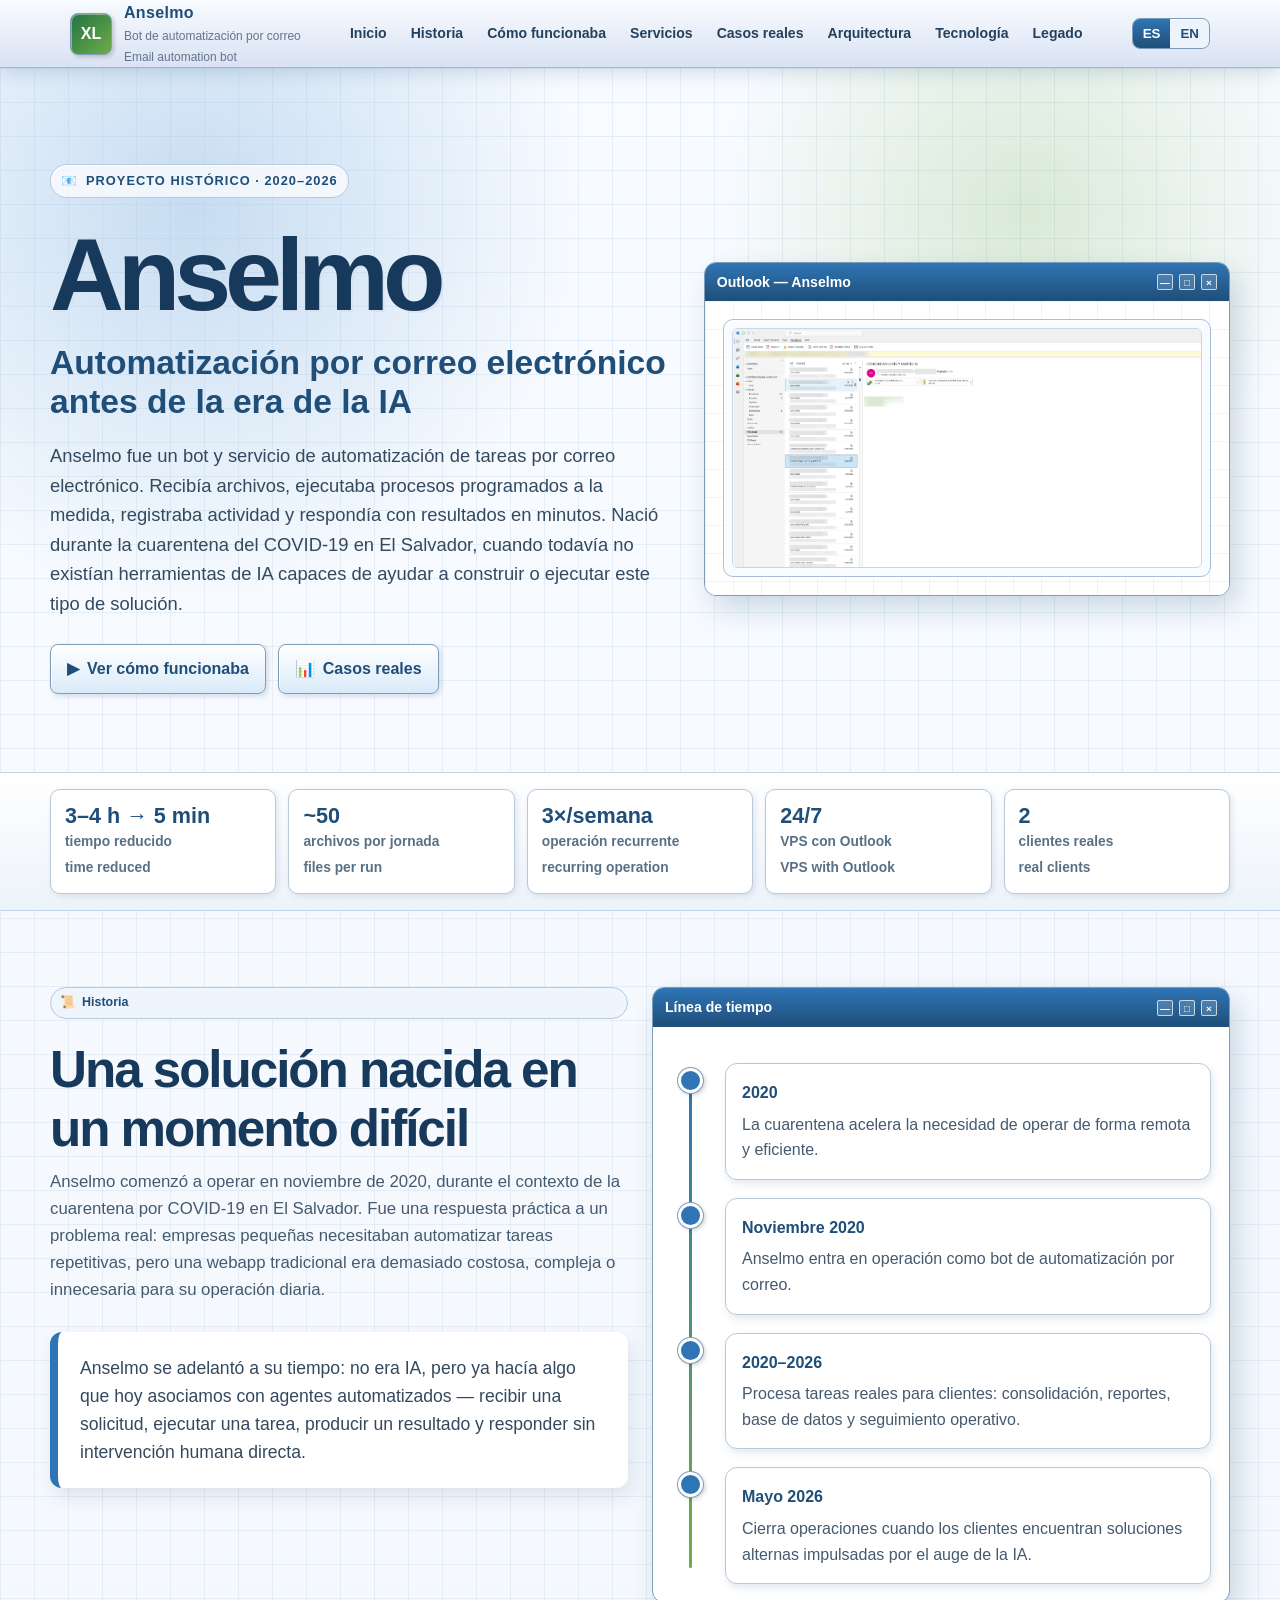
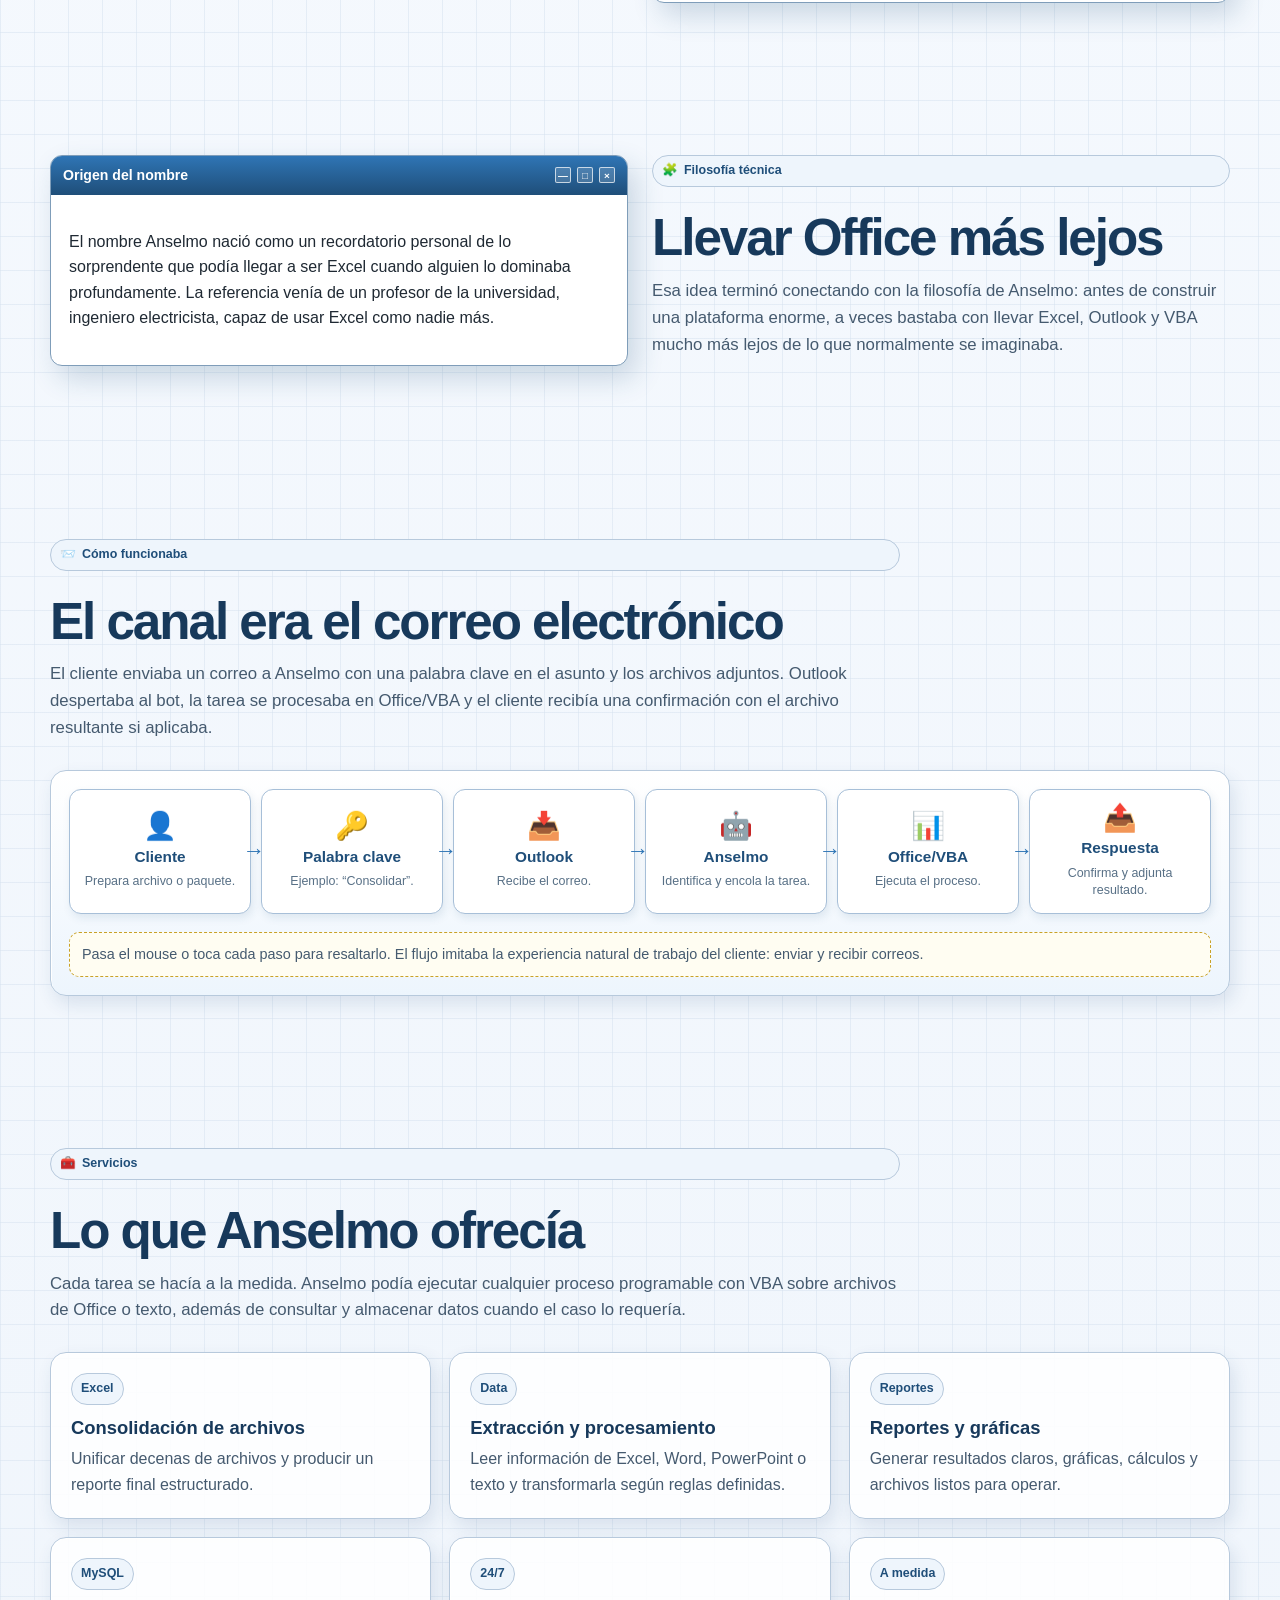
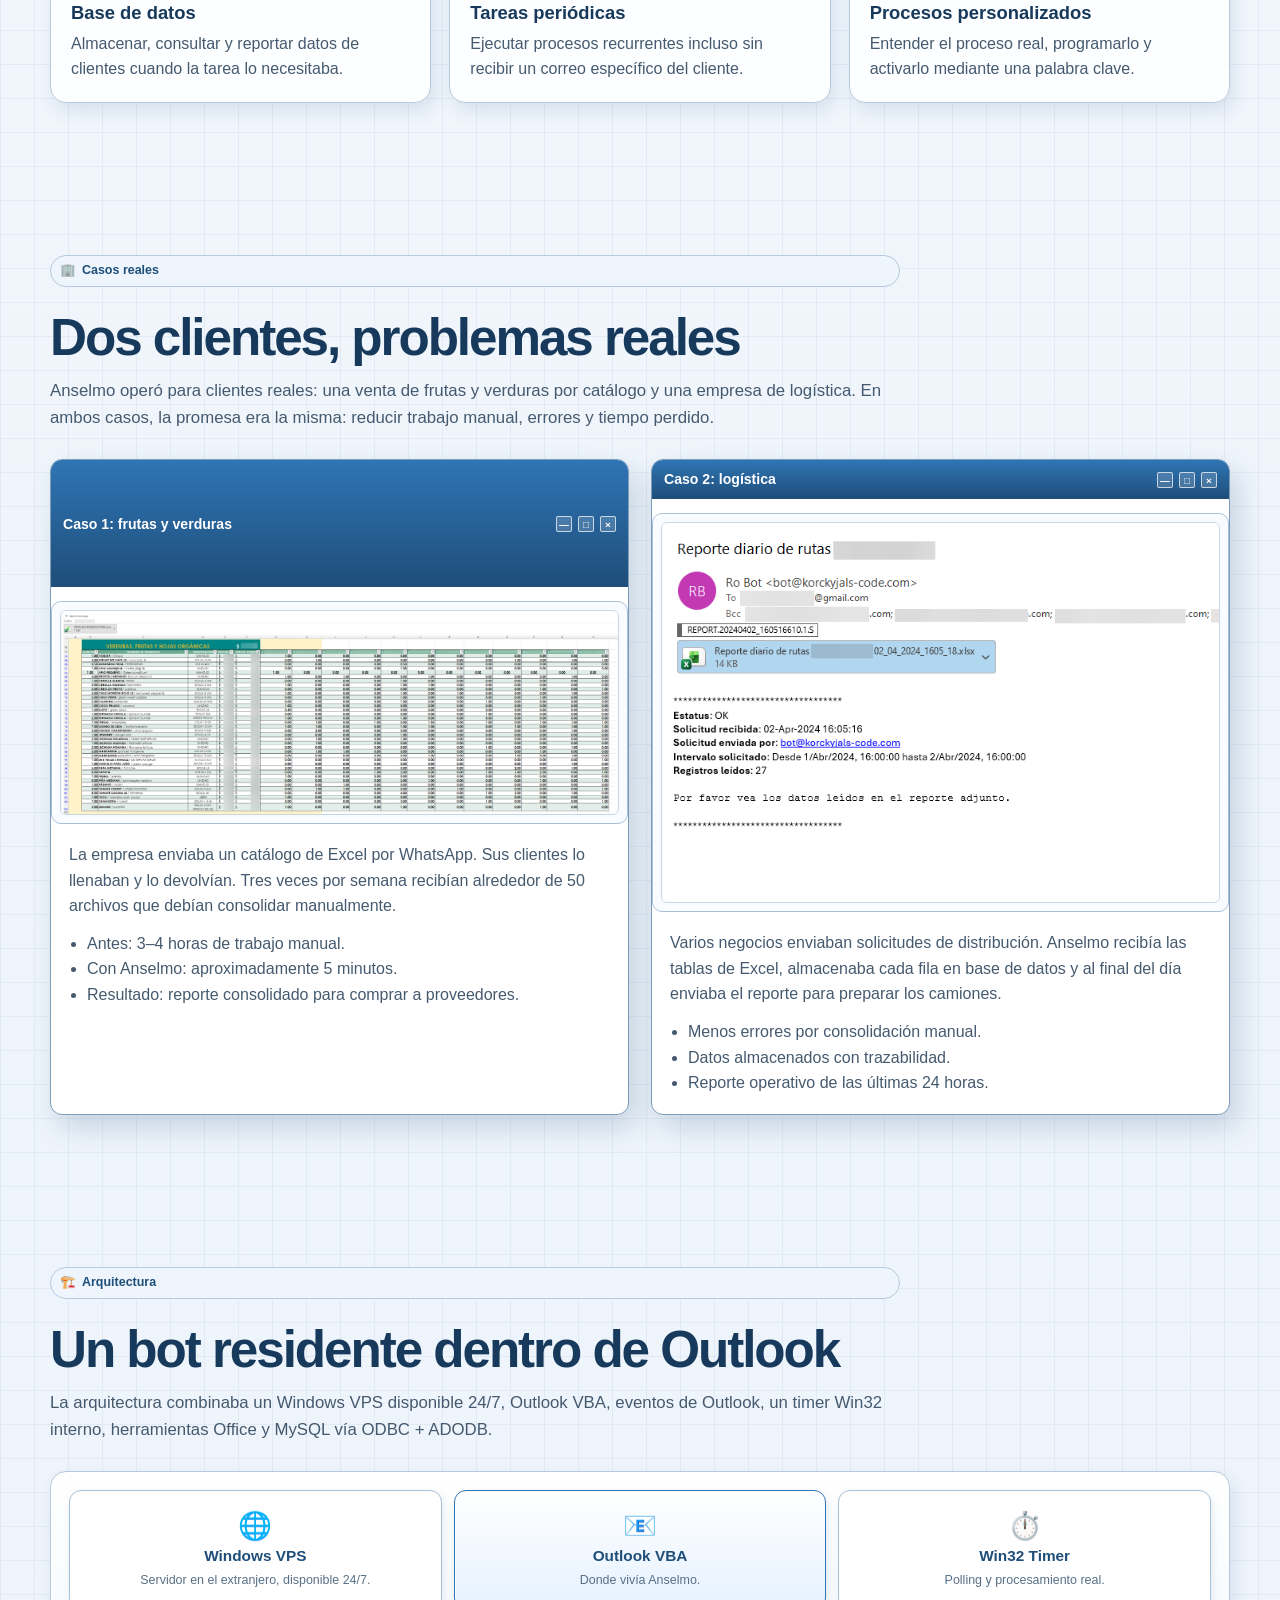
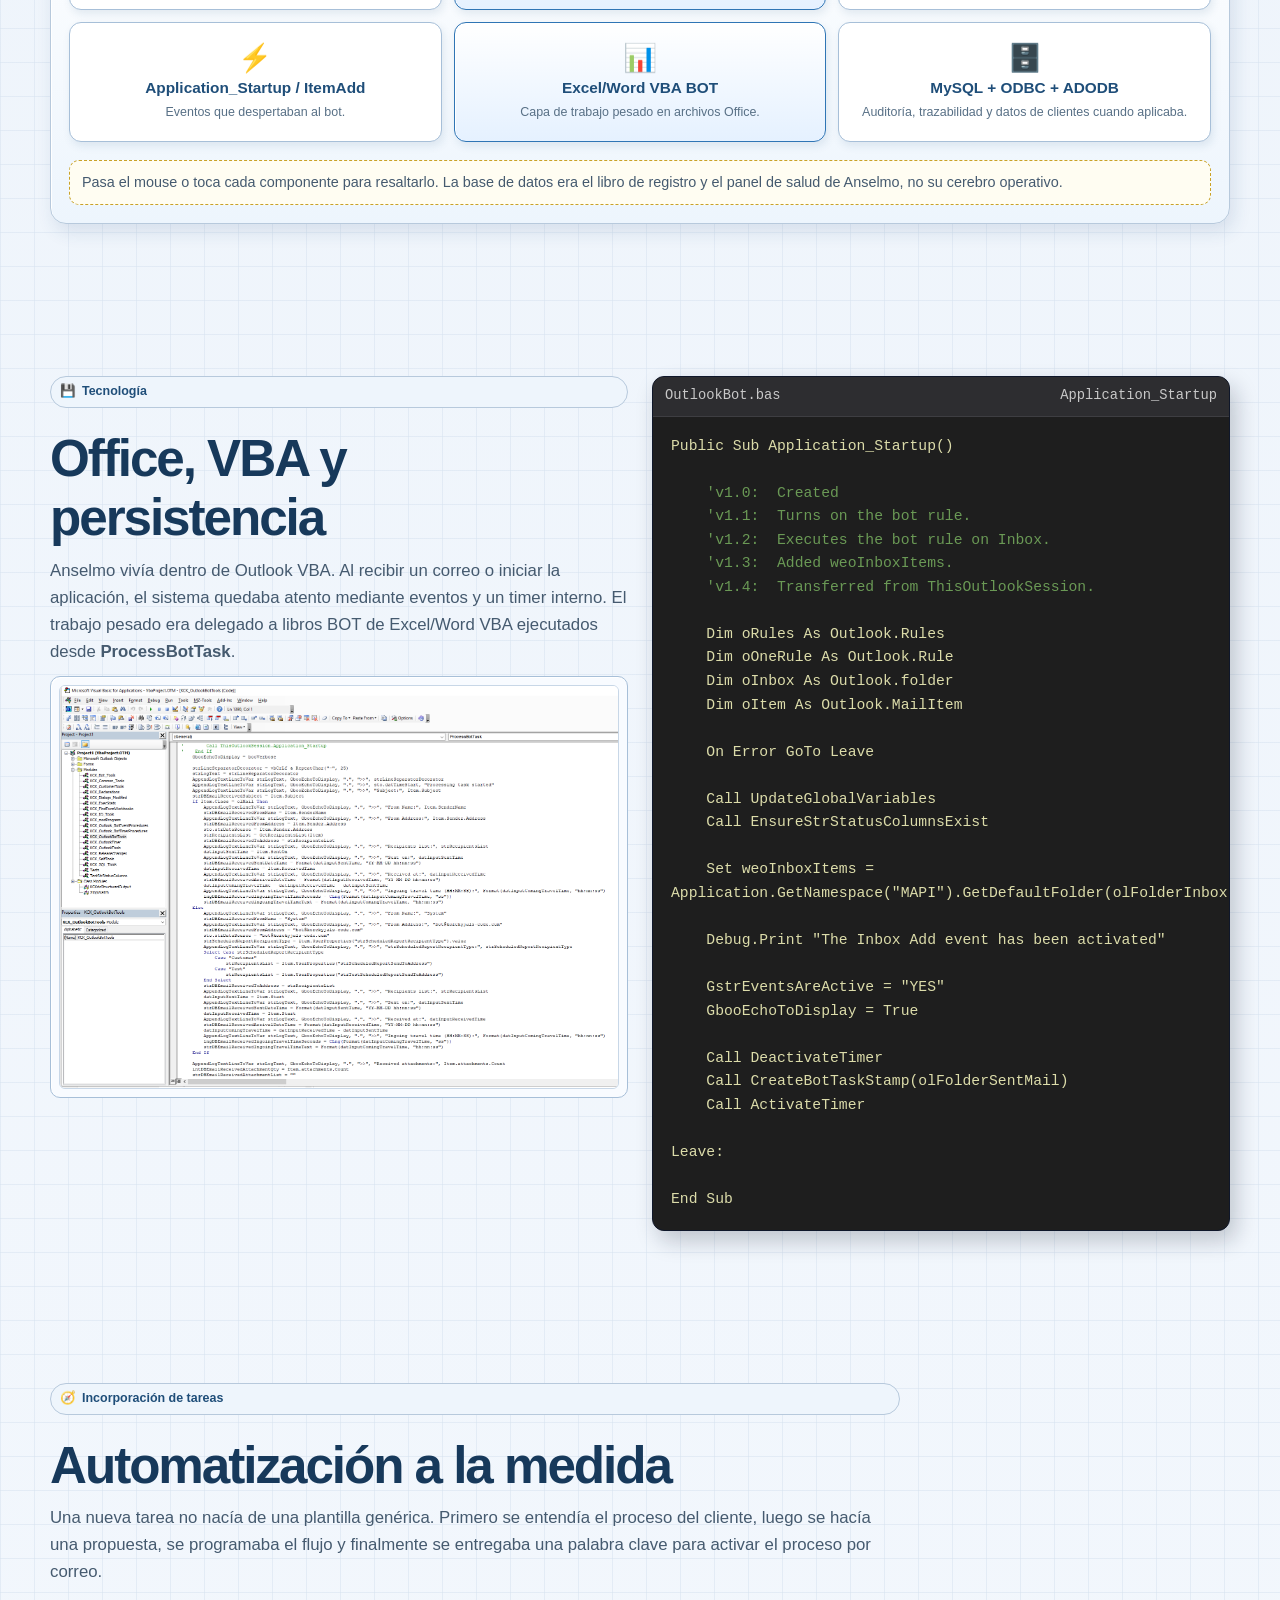
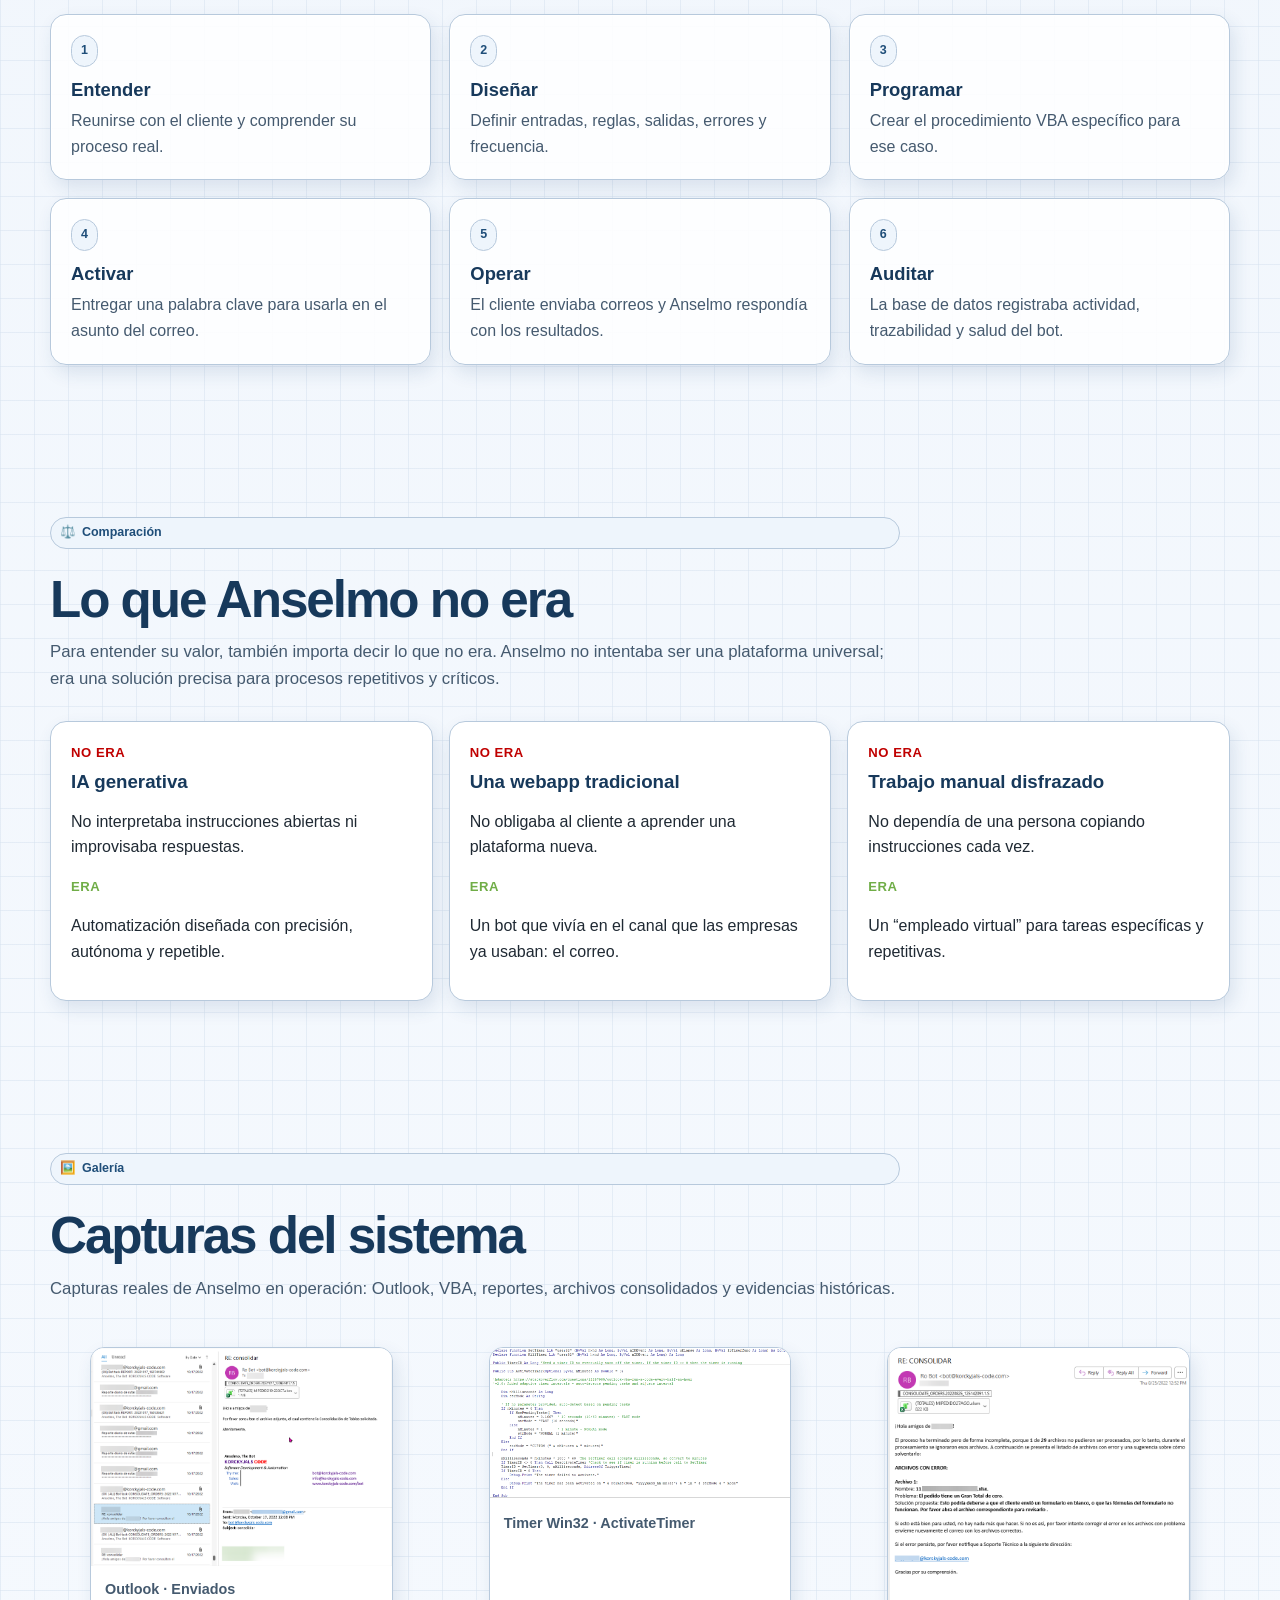
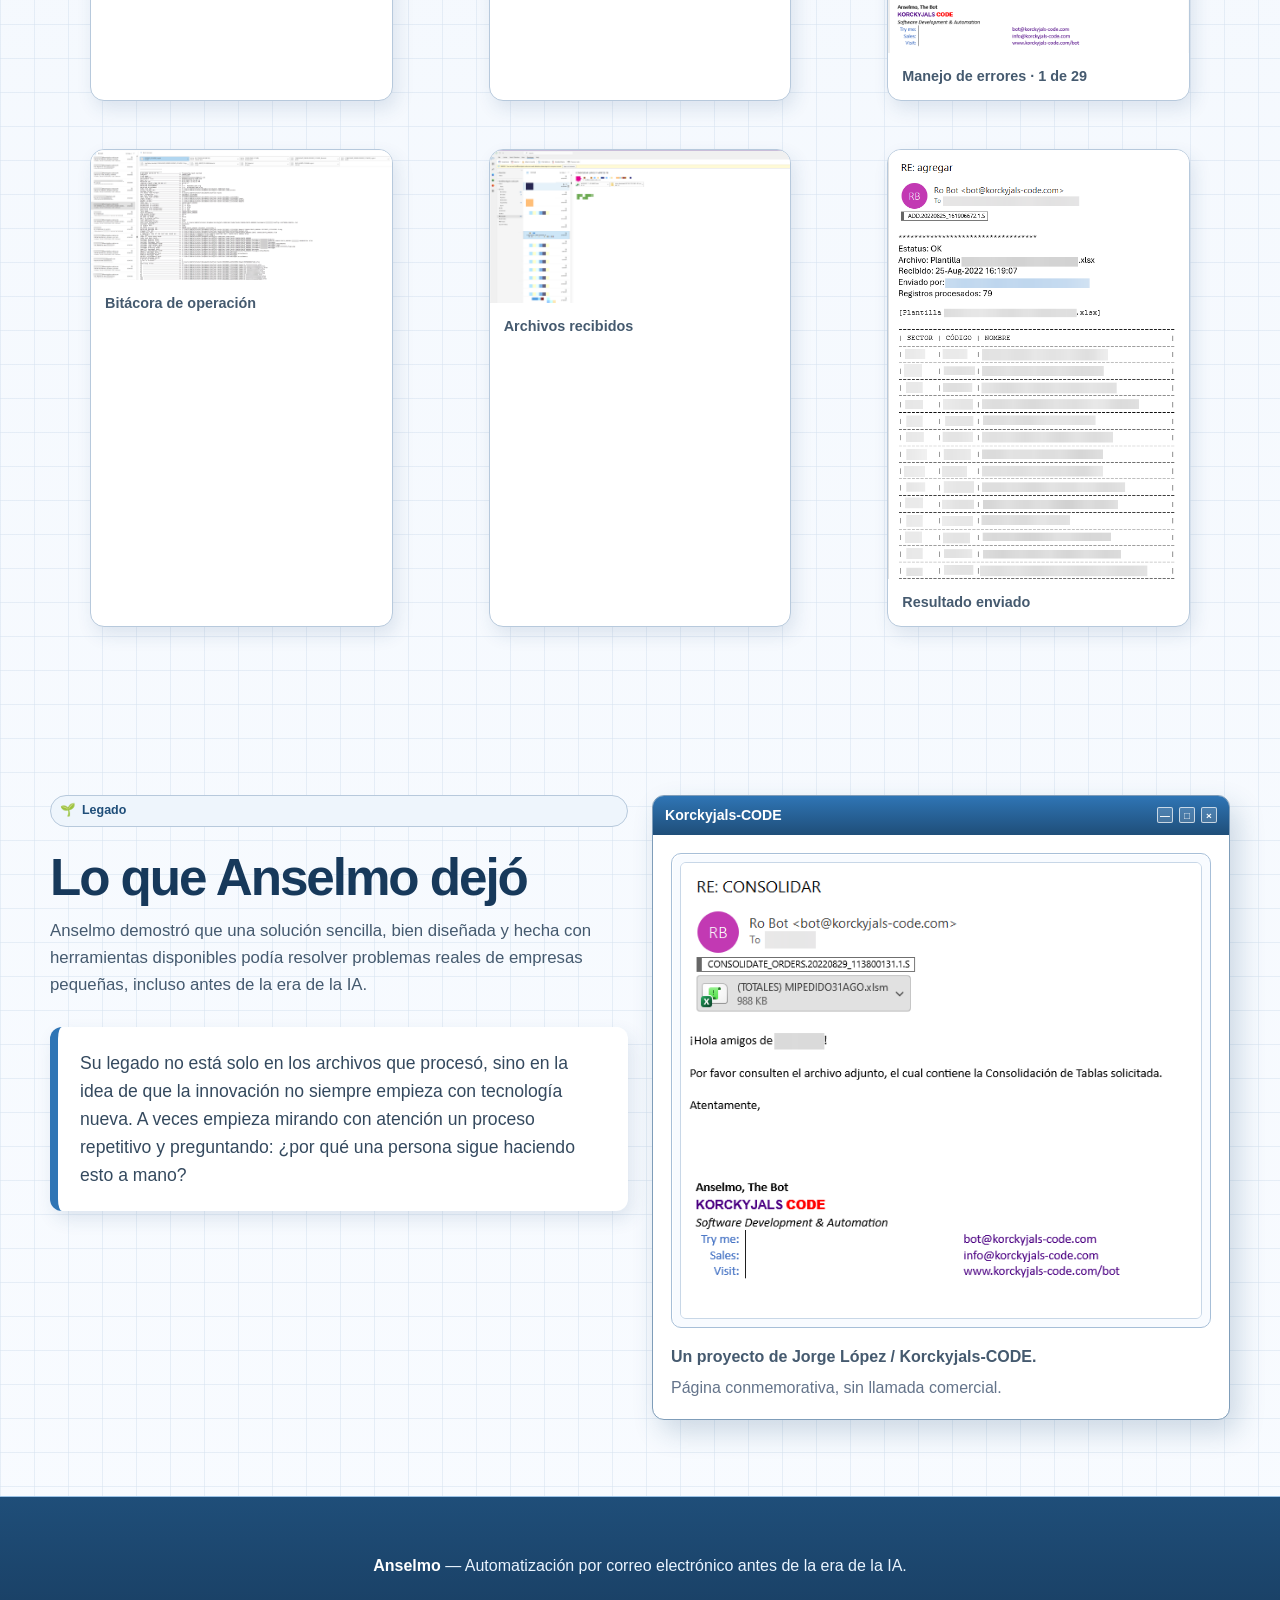
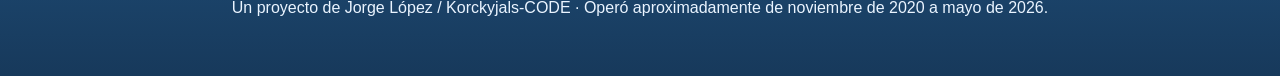
<file: index.html>
<!DOCTYPE html>
<html lang="es">
<head>
  <meta charset="UTF-8" />
  <meta name="viewport" content="width=device-width, initial-scale=1.0" />
  <title>Anselmo | Automatización por correo electrónico antes de la era de la IA</title>
  <meta name="description" content="Homenaje y portafolio de Anselmo, un bot de automatización de tareas por correo electrónico creado por Jorge López / Korckyjals-CODE." />
  <style>
    /*
      Suggested /assets/ files for this page:
      /assets/hero-anselmo.png
      /assets/caso-frutas-verduras.png
      /assets/caso-logistica.png
      /assets/outlook-vba.png
      /assets/reporte-consolidado.png
      /assets/galeria-01.png
      /assets/galeria-02.png
      /assets/galeria-03.png
      /assets/galeria-04.png
      /assets/galeria-05.png
      /assets/galeria-06.png

      All live: hero-anselmo.png (Outlook), caso-frutas-verduras.png (MIPEDIDO), caso-logistica.png (blurred daily route-report email), outlook-vba.png (Outlook VBA editor), galeria-01.png through galeria-06.png (real operational captures), reporte-consolidado.png (CONSOLIDATE_ORDERS send-result with MIPEDIDO totals), and OutlookBot.bas Application_Startup. flujo-correo.png remains on disk unused (old flowchart, not a real screenshot).
    */

    :root {
      --office-blue: #1f4e79;
      --office-blue-2: #2f75b5;
      --office-blue-3: #9dc3e6;
      --office-gray: #d9e2f3;
      --office-light: #f3f6fb;
      --window-bg: #ffffff;
      --grid-line: #d7e3f0;
      --text: #1f2933;
      --muted: #64748b;
      --shadow-dark: rgba(31, 78, 121, 0.22);
      --shadow-soft: rgba(15, 23, 42, 0.12);
      --accent-green: #70ad47;
      --accent-orange: #ed7d31;
      --accent-yellow: #ffc000;
      --danger-red: #c00000;
      --max-width: 1180px;
      --nav-height: 68px;
      --radius: 16px;
    }

    * { box-sizing: border-box; }

    html {
      scroll-behavior: smooth;
      scroll-padding-top: calc(var(--nav-height) + 18px);
    }

    body {
      margin: 0;
      color: var(--text);
      font-family: "Segoe UI", Tahoma, Geneva, Verdana, sans-serif;
      background:
        linear-gradient(90deg, rgba(215, 227, 240, 0.55) 1px, transparent 1px),
        linear-gradient(rgba(215, 227, 240, 0.55) 1px, transparent 1px),
        linear-gradient(180deg, #f8fbff 0%, #eef4fb 45%, #f8fbff 100%);
      background-size: 34px 34px, 34px 34px, 100% 100%;
      line-height: 1.6;
    }

    body.menu-open,
    body.lightbox-open { overflow: hidden; }

    a { color: inherit; text-decoration: none; }

    img {
      width: 100%;
      display: block;
    }

    img[data-lightbox] {
      cursor: pointer;
      transition: opacity 0.18s ease, filter 0.18s ease;
    }

    img[data-lightbox]:hover {
      opacity: 0.92;
      filter: brightness(1.03);
    }

    .lightbox {
      position: fixed;
      inset: 0;
      z-index: 2000;
      display: none;
      align-items: center;
      justify-content: center;
      padding: 48px 20px 28px;
      background: rgba(15, 31, 48, 0.82);
      backdrop-filter: blur(2px);
    }

    .lightbox.is-open {
      display: flex;
    }

    .lightbox-dialog {
      position: relative;
      max-width: min(96vw, 1280px);
      max-height: 100%;
      display: flex;
      flex-direction: column;
      align-items: center;
      gap: 12px;
      outline: none;
    }

    .lightbox-close {
      position: absolute;
      top: 12px;
      right: 12px;
      z-index: 1;
      width: 40px;
      height: 40px;
      border: 1px solid #9fbad6;
      border-radius: 8px;
      background: linear-gradient(180deg, #f8fbff 0%, #d9e2f3 100%);
      color: var(--office-blue);
      font-size: 1.35rem;
      line-height: 1;
      cursor: pointer;
      box-shadow: 0 2px 8px rgba(0, 0, 0, 0.25);
    }

    .lightbox-close:hover,
    .lightbox-close:focus-visible {
      background: #fff;
      outline: 2px solid var(--office-blue-2);
      outline-offset: 2px;
    }

    .lightbox-image {
      max-width: 96vw;
      max-height: calc(100vh - 96px);
      width: auto;
      height: auto;
      object-fit: contain;
      border: 1px solid #9fbad6;
      border-radius: 8px;
      background: #0f1f30;
      box-shadow: 0 12px 40px rgba(0, 0, 0, 0.45);
    }

    .lightbox-caption {
      max-width: min(90vw, 720px);
      margin: 0;
      padding: 0 8px;
      color: #e8eef5;
      font-size: 0.92rem;
      font-weight: 600;
      text-align: center;
      text-shadow: 0 1px 2px rgba(0, 0, 0, 0.45);
    }

    .lang-en { display: none; }
    body[data-lang="en"] .lang-es { display: none; }
    body[data-lang="en"] .lang-en { display: inline; }
    body[data-lang="en"] .block.lang-en { display: block; }
    body[data-lang="en"] .grid.lang-en { display: grid; }
    body[data-lang="en"] .flex.lang-en { display: flex; }
    body[data-lang="en"] .lang-es.block,
    body[data-lang="en"] .lang-es.grid,
    body[data-lang="en"] .lang-es.flex { display: none; }

    .topbar {
      position: fixed;
      top: 0;
      left: 0;
      right: 0;
      z-index: 1000;
      height: var(--nav-height);
      background: linear-gradient(180deg, #f8fbff 0%, #d9e2f3 100%);
      border-bottom: 1px solid #9fbad6;
      box-shadow: 0 4px 18px rgba(31, 78, 121, 0.18);
    }

    .nav-inner {
      max-width: var(--max-width);
      height: 100%;
      margin: 0 auto;
      padding: 0 20px;
      display: flex;
      align-items: center;
      justify-content: space-between;
      gap: 16px;
    }

    .brand {
      display: flex;
      align-items: center;
      gap: 12px;
      min-width: 210px;
    }

    .brand-icon {
      width: 42px;
      height: 42px;
      border: 1px solid #7f9db9;
      border-radius: 8px;
      background: linear-gradient(135deg, #217346 0%, #70ad47 100%);
      color: white;
      display: grid;
      place-items: center;
      font-weight: 800;
      box-shadow: inset 1px 1px 0 rgba(255,255,255,0.4), 2px 2px 4px rgba(0,0,0,0.18);
    }

    .brand-title {
      font-weight: 800;
      letter-spacing: 0.02em;
      color: var(--office-blue);
      line-height: 1.1;
    }

    .brand-subtitle {
      display: block;
      font-size: 0.75rem;
      color: var(--muted);
      font-weight: 500;
      margin-top: 2px;
    }

    .nav-links {
      display: flex;
      align-items: center;
      gap: 4px;
      font-size: 0.88rem;
      font-weight: 600;
    }

    .nav-links a {
      padding: 8px 9px;
      border-radius: 6px;
      color: #23415f;
      border: 1px solid transparent;
    }

    .nav-links a:hover,
    .nav-links a:focus {
      background: linear-gradient(180deg, #ffffff 0%, #dceaf8 100%);
      border-color: #9fbad6;
      box-shadow: inset 1px 1px 0 rgba(255,255,255,0.8);
    }

    .nav-actions {
      display: flex;
      align-items: center;
      gap: 10px;
    }

    .lang-toggle {
      display: flex;
      border: 1px solid #7f9db9;
      background: #edf3fa;
      border-radius: 8px;
      overflow: hidden;
      box-shadow: inset 1px 1px 0 rgba(255,255,255,0.7);
    }

    .lang-toggle button {
      border: 0;
      padding: 7px 10px;
      font-weight: 800;
      cursor: pointer;
      background: transparent;
      color: var(--office-blue);
    }

    .lang-toggle button.active {
      background: linear-gradient(180deg, var(--office-blue-2) 0%, var(--office-blue) 100%);
      color: #fff;
    }

    .hamburger {
      display: none;
      width: 42px;
      height: 38px;
      border: 1px solid #7f9db9;
      border-radius: 8px;
      background: linear-gradient(180deg, #fff 0%, #dbe8f6 100%);
      cursor: pointer;
      align-items: center;
      justify-content: center;
      flex-direction: column;
      gap: 5px;
    }

    .hamburger span {
      width: 22px;
      height: 2px;
      background: var(--office-blue);
      display: block;
      border-radius: 8px;
    }

    main { padding-top: var(--nav-height); }

    .section {
      padding: 76px 20px;
    }

    .container {
      max-width: var(--max-width);
      margin: 0 auto;
    }

    .hero {
      padding: 96px 20px 78px;
      background:
        radial-gradient(circle at 15% 20%, rgba(157, 195, 230, 0.55), transparent 32%),
        radial-gradient(circle at 80% 20%, rgba(112, 173, 71, 0.22), transparent 26%);
    }

    .hero-grid {
      display: grid;
      grid-template-columns: 1.08fr 0.92fr;
      gap: 36px;
      align-items: center;
    }

    .kicker {
      display: inline-flex;
      align-items: center;
      gap: 8px;
      color: var(--office-blue);
      font-weight: 800;
      letter-spacing: 0.08em;
      text-transform: uppercase;
      font-size: 0.8rem;
      padding: 6px 10px;
      border: 1px solid #b7c9dc;
      background: rgba(255,255,255,0.72);
      border-radius: 999px;
      box-shadow: inset 1px 1px 0 #fff;
    }

    h1, h2, h3 { line-height: 1.15; color: #17395b; margin: 0; }

    h1 {
      font-size: clamp(3rem, 8vw, 6.5rem);
      margin: 18px 0 10px;
      letter-spacing: -0.06em;
      text-shadow: 2px 2px 0 #d9e2f3;
    }

    .hero h2 {
      font-size: clamp(1.25rem, 3vw, 2.1rem);
      color: var(--office-blue);
      margin-bottom: 20px;
      font-weight: 700;
    }

    .lead {
      font-size: 1.15rem;
      max-width: 720px;
      color: #34495e;
    }

    .hero-actions {
      display: flex;
      flex-wrap: wrap;
      gap: 12px;
      margin-top: 26px;
    }

    .office-btn {
      display: inline-flex;
      align-items: center;
      gap: 8px;
      padding: 11px 16px;
      border: 1px solid #7f9db9;
      border-radius: 8px;
      background: linear-gradient(180deg, #ffffff 0%, #d9eaf9 100%);
      box-shadow: inset 1px 1px 0 rgba(255,255,255,0.85), 2px 2px 5px rgba(31,78,121,0.18);
      font-weight: 800;
      color: var(--office-blue);
      transition: transform 0.18s ease, box-shadow 0.18s ease;
    }

    .office-btn:hover {
      transform: translateY(-2px);
      box-shadow: inset 1px 1px 0 rgba(255,255,255,0.85), 4px 6px 12px rgba(31,78,121,0.2);
    }

    .window {
      border: 1px solid #7f9db9;
      border-radius: 12px;
      overflow: hidden;
      background: var(--window-bg);
      box-shadow: 8px 12px 28px rgba(31, 78, 121, 0.2), inset 1px 1px 0 #fff;
    }

    .window-titlebar {
      min-height: 38px;
      display: flex;
      align-items: center;
      justify-content: space-between;
      gap: 10px;
      padding: 8px 12px;
      color: white;
      background: linear-gradient(180deg, #2f75b5 0%, #1f4e79 100%);
      font-weight: 800;
      font-size: 0.88rem;
    }

    .window-controls {
      display: flex;
      gap: 6px;
      flex-shrink: 0;
    }

    .window-controls span {
      width: 16px;
      height: 16px;
      display: grid;
      place-items: center;
      border: 1px solid rgba(255,255,255,0.7);
      border-radius: 2px;
      font-size: 0.62rem;
      background: rgba(255,255,255,0.16);
    }

    .window-content { padding: 18px; }

    .hero-card .window-content {
      background:
        linear-gradient(90deg, rgba(157,195,230,0.18) 1px, transparent 1px),
        linear-gradient(rgba(157,195,230,0.18) 1px, transparent 1px),
        #fff;
      background-size: 28px 28px;
    }

    .image-frame {
      border: 1px solid #a7bfd8;
      background: #f8fbff;
      border-radius: 10px;
      padding: 8px;
      box-shadow: inset 1px 1px 0 #fff;
      overflow: hidden;
    }

    .image-frame img {
      border-radius: 6px;
      border: 1px solid #c8d7e7;
      background: #eef5fc;
      min-height: 160px;
      object-fit: cover;
    }

    .section-heading {
      margin-bottom: 28px;
      display: grid;
      gap: 10px;
      max-width: 850px;
    }

    .section-heading h2 {
      font-size: clamp(2rem, 4vw, 3.2rem);
      letter-spacing: -0.04em;
    }

    .section-heading p {
      margin: 0;
      color: #455a6f;
      font-size: 1.05rem;
    }

    .ribbon {
      background: linear-gradient(180deg, #ffffff 0%, #edf3fa 100%);
      border-top: 1px solid #c2d4e7;
      border-bottom: 1px solid #c2d4e7;
      padding: 16px 20px;
      box-shadow: inset 0 1px 0 #fff;
    }

    .ribbon-inner {
      max-width: var(--max-width);
      margin: 0 auto;
      display: grid;
      grid-template-columns: repeat(5, 1fr);
      gap: 12px;
    }

    .metric {
      border: 1px solid #b7c9dc;
      border-radius: 10px;
      background: #fff;
      padding: 14px;
      box-shadow: inset 1px 1px 0 #fff, 2px 2px 6px rgba(31,78,121,0.12);
    }

    .metric strong {
      display: block;
      color: var(--office-blue);
      font-size: 1.35rem;
      line-height: 1.1;
    }

    .metric span {
      display: block;
      margin-top: 4px;
      color: #587086;
      font-size: 0.86rem;
      font-weight: 650;
    }

    .two-col {
      display: grid;
      grid-template-columns: 1fr 1fr;
      gap: 24px;
      align-items: start;
    }

    .cards-grid {
      display: grid;
      grid-template-columns: repeat(3, 1fr);
      gap: 18px;
    }

    .card {
      border: 1px solid #b7c9dc;
      border-radius: var(--radius);
      background: rgba(255,255,255,0.88);
      box-shadow: inset 1px 1px 0 #fff, 4px 8px 18px rgba(31,78,121,0.12);
      padding: 20px;
      transition: transform 0.22s ease, box-shadow 0.22s ease;
    }

    .card:hover {
      transform: translateY(-4px);
      box-shadow: inset 1px 1px 0 #fff, 6px 14px 26px rgba(31,78,121,0.18);
    }

    .card h3 {
      font-size: 1.15rem;
      margin-bottom: 8px;
    }

    .card p { margin: 0; color: #455a6f; }

    .tag {
      display: inline-flex;
      align-items: center;
      gap: 6px;
      padding: 5px 9px;
      border: 1px solid #b7c9dc;
      border-radius: 999px;
      background: #eef5fc;
      color: var(--office-blue);
      font-size: 0.78rem;
      font-weight: 800;
      margin-bottom: 12px;
    }

    .timeline {
      position: relative;
      display: grid;
      gap: 18px;
      margin-top: 18px;
    }

    .timeline::before {
      content: "";
      position: absolute;
      top: 16px;
      bottom: 16px;
      left: 18px;
      width: 3px;
      background: linear-gradient(180deg, var(--office-blue-2), var(--accent-green));
      border-radius: 999px;
    }

    .timeline-item {
      position: relative;
      padding-left: 54px;
    }

    .timeline-dot {
      position: absolute;
      left: 7px;
      top: 5px;
      width: 25px;
      height: 25px;
      border-radius: 50%;
      border: 3px solid white;
      background: var(--office-blue-2);
      box-shadow: 0 0 0 1px #7f9db9, 2px 2px 5px rgba(0,0,0,0.2);
    }

    .timeline-card {
      border: 1px solid #b7c9dc;
      background: #fff;
      border-radius: 12px;
      padding: 16px;
      box-shadow: inset 1px 1px 0 #fff, 2px 4px 9px rgba(31,78,121,0.12);
    }

    .timeline-card strong { color: var(--office-blue); }
    .timeline-card p { margin: 6px 0 0; color: #455a6f; }

    .flow-diagram, .architecture-diagram {
      display: grid;
      gap: 14px;
      padding: 18px;
      border: 1px solid #b7c9dc;
      border-radius: var(--radius);
      background: linear-gradient(180deg, #fff 0%, #edf5fd 100%);
      box-shadow: inset 1px 1px 0 #fff, 4px 8px 18px rgba(31,78,121,0.12);
    }

    .flow-row {
      display: grid;
      grid-template-columns: repeat(6, minmax(0, 1fr));
      gap: 10px;
      align-items: stretch;
    }

    .flow-step, .arch-node {
      position: relative;
      min-height: 120px;
      padding: 14px;
      border: 1px solid #a7bfd8;
      border-radius: 12px;
      background: #fff;
      display: flex;
      flex-direction: column;
      justify-content: center;
      gap: 8px;
      text-align: center;
      cursor: help;
      transition: transform 0.22s ease, border-color 0.22s ease, box-shadow 0.22s ease, background 0.22s ease;
      box-shadow: inset 1px 1px 0 #fff, 2px 4px 8px rgba(31,78,121,0.1);
    }

    .flow-step:hover, .flow-step:focus,
    .arch-node:hover, .arch-node:focus {
      transform: translateY(-5px) scale(1.02);
      border-color: var(--office-blue-2);
      box-shadow: inset 1px 1px 0 #fff, 0 0 0 3px rgba(47,117,181,0.15), 4px 10px 18px rgba(31,78,121,0.2);
      background: #f8fbff;
      outline: none;
    }

    .flow-step:not(:last-child)::after {
      content: "→";
      position: absolute;
      right: -15px;
      top: 50%;
      transform: translateY(-50%);
      color: var(--office-blue-2);
      font-size: 1.4rem;
      font-weight: 900;
      z-index: 5;
    }

    .step-icon, .arch-icon {
      font-size: 1.7rem;
      line-height: 1;
    }

    .step-title, .arch-title {
      font-weight: 900;
      color: var(--office-blue);
      line-height: 1.15;
      font-size: 0.96rem;
    }

    .step-detail, .arch-detail {
      font-size: 0.78rem;
      color: #587086;
      line-height: 1.35;
    }

    .architecture-grid {
      display: grid;
      grid-template-columns: repeat(3, 1fr);
      gap: 12px;
    }

    .arch-node.center {
      background: linear-gradient(180deg, #fff 0%, #e5f1ff 100%);
      border-color: var(--office-blue-2);
    }

    .tooltip-line {
      font-size: 0.9rem;
      color: #455a6f;
      background: #fffdf2;
      border: 1px dashed #c9a227;
      padding: 10px 12px;
      border-radius: 10px;
      margin-top: 4px;
    }

    .case-grid {
      display: grid;
      grid-template-columns: 1fr 1fr;
      gap: 22px;
    }

    .case-card {
      display: grid;
      gap: 14px;
    }

    .case-card .window-content { padding: 0; }
    .case-copy { padding: 18px; }
    .case-copy p { color: #455a6f; margin: 0 0 12px; }
    .case-copy ul { margin: 0; padding-left: 18px; color: #455a6f; }

    .comparison {
      display: grid;
      grid-template-columns: repeat(3, 1fr);
      gap: 16px;
    }

    .compare-card {
      min-height: 230px;
      background: #fff;
      border: 1px solid #b7c9dc;
      border-radius: var(--radius);
      padding: 20px;
      box-shadow: inset 1px 1px 0 #fff, 4px 8px 18px rgba(31,78,121,0.12);
    }

    .compare-card .not {
      color: var(--danger-red);
      font-weight: 900;
      display: block;
      margin-bottom: 8px;
      text-transform: uppercase;
      font-size: 0.82rem;
      letter-spacing: 0.04em;
    }

    .compare-card .was {
      color: var(--accent-green);
      font-weight: 900;
      display: block;
      margin: 14px 0 8px;
      text-transform: uppercase;
      font-size: 0.82rem;
      letter-spacing: 0.04em;
    }

    .code-placeholder {
      background: #1e1e1e;
      color: #d4d4d4;
      border-radius: 12px;
      overflow: hidden;
      border: 1px solid #0f172a;
      box-shadow: 6px 10px 22px rgba(15,23,42,0.22);
    }

    .code-header {
      display: flex;
      align-items: center;
      justify-content: space-between;
      padding: 8px 12px;
      background: #2d2d30;
      border-bottom: 1px solid #3e3e42;
      font-family: Consolas, "Courier New", monospace;
      font-size: 0.86rem;
      color: #c8c8c8;
    }

    pre {
      margin: 0;
      padding: 18px;
      white-space: pre-wrap;
      font-family: Consolas, "Courier New", monospace;
      font-size: 0.92rem;
      line-height: 1.6;
      color: #dcdcaa;
    }

    .pending-code { color: #9cdcfe; }
    .code-comment { color: #6a9955; }

    .gallery-grid {
      display: grid;
      grid-template-columns: repeat(3, 1fr);
      gap: 16px;
    }

    .gallery-item {
      border: 1px solid #b7c9dc;
      border-radius: 14px;
      overflow: hidden;
      background: #fff;
      box-shadow: inset 1px 1px 0 #fff, 4px 8px 18px rgba(31,78,121,0.12);
      transition: transform 0.22s ease, box-shadow 0.22s ease;
    }

    .gallery-item:hover {
      transform: translateY(-4px);
      box-shadow: inset 1px 1px 0 #fff, 6px 12px 24px rgba(31,78,121,0.18);
    }

    .gallery-caption {
      padding: 12px 14px;
      color: #455a6f;
      font-weight: 700;
      font-size: 0.9rem;
    }

    .quote-panel {
      border-left: 8px solid var(--office-blue-2);
      background: #fff;
      border-radius: 12px;
      padding: 22px;
      box-shadow: inset 1px 1px 0 #fff, 4px 8px 18px rgba(31,78,121,0.12);
      color: #34495e;
      font-size: 1.1rem;
    }

    .footer {
      padding: 40px 20px;
      background: linear-gradient(180deg, #1f4e79 0%, #17395b 100%);
      color: #eaf4ff;
      text-align: center;
      border-top: 1px solid #9dc3e6;
    }

    .footer strong { color: #fff; }

    .reveal {
      opacity: 0;
      transform: translateY(18px);
      transition: opacity 0.7s ease, transform 0.7s ease;
    }

    .reveal.visible {
      opacity: 1;
      transform: translateY(0);
    }

    @media (max-width: 1060px) {
      .nav-links {
        position: fixed;
        top: var(--nav-height);
        left: 0;
        right: 0;
        bottom: 0;
        background: rgba(239, 245, 252, 0.98);
        display: none;
        flex-direction: column;
        align-items: stretch;
        padding: 20px;
        gap: 8px;
        border-top: 1px solid #9fbad6;
      }

      body.menu-open .nav-links { display: flex; }

      .nav-links a {
        padding: 14px 16px;
        background: #fff;
        border-color: #b7c9dc;
        border-radius: 10px;
      }

      .hamburger { display: flex; }
      .brand { min-width: 0; }
      .brand-subtitle { display: none; }
    }

    @media (max-width: 900px) {
      .hero-grid,
      .two-col,
      .case-grid,
      .comparison {
        grid-template-columns: 1fr;
      }

      .ribbon-inner {
        grid-template-columns: repeat(2, 1fr);
      }

      .cards-grid,
      .gallery-grid {
        grid-template-columns: 1fr 1fr;
      }

      .flow-row,
      .architecture-grid {
        grid-template-columns: 1fr 1fr;
      }

      .flow-step:not(:last-child)::after { display: none; }
    }

    @media (max-width: 620px) {
      .section { padding: 56px 16px; }
      .hero { padding: 72px 16px 56px; }
      .nav-inner { padding: 0 14px; }
      .ribbon-inner,
      .cards-grid,
      .gallery-grid,
      .flow-row,
      .architecture-grid {
        grid-template-columns: 1fr;
      }
      .metric strong { font-size: 1.18rem; }
      .window-content { padding: 14px; }
      .brand-title { font-size: 0.95rem; }
      .brand-icon { width: 38px; height: 38px; }
    }
  </style>
</head>
<body data-lang="es">
  <header class="topbar">
    <div class="nav-inner">
      <a href="#inicio" class="brand" aria-label="Anselmo home">
        <span class="brand-icon">XL</span>
        <span>
          <span class="brand-title">Anselmo</span>
          <span class="brand-subtitle lang-es">Bot de automatización por correo</span>
          <span class="brand-subtitle lang-en">Email automation bot</span>
        </span>
      </a>

      <nav class="nav-links" id="navLinks" aria-label="Principal">
        <a href="#inicio"><span class="lang-es">Inicio</span><span class="lang-en">Home</span></a>
        <a href="#historia"><span class="lang-es">Historia</span><span class="lang-en">Story</span></a>
        <a href="#como-funcionaba"><span class="lang-es">Cómo funcionaba</span><span class="lang-en">How it worked</span></a>
        <a href="#servicios"><span class="lang-es">Servicios</span><span class="lang-en">Services</span></a>
        <a href="#casos"><span class="lang-es">Casos reales</span><span class="lang-en">Real cases</span></a>
        <a href="#arquitectura"><span class="lang-es">Arquitectura</span><span class="lang-en">Architecture</span></a>
        <a href="#tecnologia"><span class="lang-es">Tecnología</span><span class="lang-en">Technology</span></a>
        <a href="#legado"><span class="lang-es">Legado</span><span class="lang-en">Legacy</span></a>
      </nav>

      <div class="nav-actions">
        <div class="lang-toggle" aria-label="Language selector">
          <button class="active" data-set-lang="es" type="button">ES</button>
          <button data-set-lang="en" type="button">EN</button>
        </div>
        <button class="hamburger" id="menuButton" aria-label="Abrir menú" aria-expanded="false" type="button">
          <span></span><span></span><span></span>
        </button>
      </div>
    </div>
  </header>

  <main>
    <section id="inicio" class="hero">
      <div class="container hero-grid">
        <div class="reveal">
          <span class="kicker"><span>📧</span> <span class="lang-es">Proyecto histórico · 2020–2026</span><span class="lang-en">Historical project · 2020–2026</span></span>
          <h1>Anselmo</h1>
          <h2><span class="lang-es">Automatización por correo electrónico antes de la era de la IA</span><span class="lang-en">Email automation before the age of AI</span></h2>
          <p class="lead lang-es block">
            Anselmo fue un bot y servicio de automatización de tareas por correo electrónico. Recibía archivos, ejecutaba procesos programados a la medida, registraba actividad y respondía con resultados en minutos. Nació durante la cuarentena del COVID-19 en El Salvador, cuando todavía no existían herramientas de IA capaces de ayudar a construir o ejecutar este tipo de solución.
          </p>
          <p class="lead lang-en block">
            Anselmo was an email-based automation bot and service. It received files, ran custom-built processes, logged activity, and replied with results within minutes. It was born during the COVID-19 lockdown in El Salvador, before AI tools made this kind of workflow common or easy to build.
          </p>
          <div class="hero-actions">
            <a class="office-btn" href="#como-funcionaba"><span>▶</span><span class="lang-es">Ver cómo funcionaba</span><span class="lang-en">See how it worked</span></a>
            <a class="office-btn" href="#casos"><span>📊</span><span class="lang-es">Casos reales</span><span class="lang-en">Real cases</span></a>
          </div>
        </div>
        <div class="window hero-card reveal">
          <div class="window-titlebar">
            <span>Outlook — Anselmo</span>
            <span class="window-controls"><span>—</span><span>□</span><span>×</span></span>
          </div>
          <div class="window-content">
            <div class="image-frame">
              <img src="assets/hero-anselmo.png" alt="Outlook de Anselmo con la carpeta Processed y correos de consolidación ya procesados" />
            </div>
          </div>
        </div>
      </div>
    </section>

    <aside class="ribbon" aria-label="Métricas de impacto">
      <div class="ribbon-inner reveal">
        <div class="metric"><strong>3–4 h → 5 min</strong><span class="lang-es">tiempo reducido</span><span class="lang-en">time reduced</span></div>
        <div class="metric"><strong>~50</strong><span class="lang-es">archivos por jornada</span><span class="lang-en">files per run</span></div>
        <div class="metric"><strong>3×/semana</strong><span class="lang-es">operación recurrente</span><span class="lang-en">recurring operation</span></div>
        <div class="metric"><strong>24/7</strong><span class="lang-es">VPS con Outlook</span><span class="lang-en">VPS with Outlook</span></div>
        <div class="metric"><strong>2</strong><span class="lang-es">clientes reales</span><span class="lang-en">real clients</span></div>
      </div>
    </aside>

    <section id="historia" class="section">
      <div class="container two-col">
        <div class="reveal">
          <div class="section-heading">
            <span class="tag">📜 <span class="lang-es">Historia</span><span class="lang-en">Story</span></span>
            <h2><span class="lang-es">Una solución nacida en un momento difícil</span><span class="lang-en">A solution born in a difficult moment</span></h2>
            <p class="lang-es block">Anselmo comenzó a operar en noviembre de 2020, durante el contexto de la cuarentena por COVID-19 en El Salvador. Fue una respuesta práctica a un problema real: empresas pequeñas necesitaban automatizar tareas repetitivas, pero una webapp tradicional era demasiado costosa, compleja o innecesaria para su operación diaria.</p>
            <p class="lang-en block">Anselmo began operating in November 2020, during the COVID-19 lockdown context in El Salvador. It was a practical answer to a real problem: small businesses needed automation, but a traditional web app was too expensive, too complex, or simply unnecessary for their daily operations.</p>
          </div>
          <div class="quote-panel">
            <span class="lang-es">Anselmo se adelantó a su tiempo: no era IA, pero ya hacía algo que hoy asociamos con agentes automatizados — recibir una solicitud, ejecutar una tarea, producir un resultado y responder sin intervención humana directa.</span>
            <span class="lang-en">Anselmo was ahead of its time: it was not AI, but it already did something we now associate with automated agents — receiving a request, executing a task, producing a result, and replying without direct human intervention.</span>
          </div>
        </div>
        <div class="window reveal">
          <div class="window-titlebar"><span class="lang-es">Línea de tiempo</span><span class="lang-en">Timeline</span><span class="window-controls"><span>—</span><span>□</span><span>×</span></span></div>
          <div class="window-content">
            <div class="timeline">
              <div class="timeline-item">
                <span class="timeline-dot"></span>
                <div class="timeline-card"><strong>2020</strong><p><span class="lang-es">La cuarentena acelera la necesidad de operar de forma remota y eficiente.</span><span class="lang-en">Lockdown accelerates the need to operate remotely and efficiently.</span></p></div>
              </div>
              <div class="timeline-item">
                <span class="timeline-dot"></span>
                <div class="timeline-card"><strong><span class="lang-es">Noviembre 2020</span><span class="lang-en">November 2020</span></strong><p><span class="lang-es">Anselmo entra en operación como bot de automatización por correo.</span><span class="lang-en">Anselmo begins operating as an email automation bot.</span></p></div>
              </div>
              <div class="timeline-item">
                <span class="timeline-dot"></span>
                <div class="timeline-card"><strong>2020–2026</strong><p><span class="lang-es">Procesa tareas reales para clientes: consolidación, reportes, base de datos y seguimiento operativo.</span><span class="lang-en">It processes real client tasks: consolidation, reporting, database storage, and operational follow-up.</span></p></div>
              </div>
              <div class="timeline-item">
                <span class="timeline-dot"></span>
                <div class="timeline-card"><strong><span class="lang-es">Mayo 2026</span><span class="lang-en">May 2026</span></strong><p><span class="lang-es">Cierra operaciones cuando los clientes encuentran soluciones alternas impulsadas por el auge de la IA.</span><span class="lang-en">Operations close as clients find alternative solutions shaped by the rise of AI.</span></p></div>
              </div>
            </div>
          </div>
        </div>
      </div>
    </section>

    <section id="nombre" class="section">
      <div class="container two-col">
        <div class="window reveal">
          <div class="window-titlebar"><span class="lang-es">Origen del nombre</span><span class="lang-en">Origin of the name</span><span class="window-controls"><span>—</span><span>□</span><span>×</span></span></div>
          <div class="window-content">
            <p class="lang-es block">El nombre Anselmo nació como un recordatorio personal de lo sorprendente que podía llegar a ser Excel cuando alguien lo dominaba profundamente. La referencia venía de un profesor de la universidad, ingeniero electricista, capaz de usar Excel como nadie más.</p>
            <p class="lang-en block">The name Anselmo came from a personal reminder of how powerful Excel could become in the hands of someone who truly mastered it. The reference came from a university professor, an electrical engineer, who could use Excel like no one else.</p>
          </div>
        </div>
        <div class="reveal">
          <div class="section-heading">
            <span class="tag">🧩 <span class="lang-es">Filosofía técnica</span><span class="lang-en">Technical philosophy</span></span>
            <h2><span class="lang-es">Llevar Office más lejos</span><span class="lang-en">Taking Office further</span></h2>
            <p class="lang-es block">Esa idea terminó conectando con la filosofía de Anselmo: antes de construir una plataforma enorme, a veces bastaba con llevar Excel, Outlook y VBA mucho más lejos de lo que normalmente se imaginaba.</p>
            <p class="lang-en block">That idea became part of Anselmo’s technical philosophy: before building a large platform, sometimes the answer was to take Excel, Outlook, and VBA much further than people usually imagined.</p>
          </div>
        </div>
      </div>
    </section>

    <section id="como-funcionaba" class="section">
      <div class="container">
        <div class="section-heading reveal">
          <span class="tag">📨 <span class="lang-es">Cómo funcionaba</span><span class="lang-en">How it worked</span></span>
          <h2><span class="lang-es">El canal era el correo electrónico</span><span class="lang-en">The channel was email</span></h2>
          <p class="lang-es block">El cliente enviaba un correo a Anselmo con una palabra clave en el asunto y los archivos adjuntos. Outlook despertaba al bot, la tarea se procesaba en Office/VBA y el cliente recibía una confirmación con el archivo resultante si aplicaba.</p>
          <p class="lang-en block">The client emailed Anselmo with a keyword in the subject line and attached files. Outlook woke the bot, the task ran through Office/VBA, and the client received a confirmation email with the resulting file when applicable.</p>
        </div>

        <div class="flow-diagram reveal" aria-label="Diagrama de flujo por correo">
          <div class="flow-row">
            <div class="flow-step" tabindex="0"><span class="step-icon">👤</span><span class="step-title"><span class="lang-es">Cliente</span><span class="lang-en">Client</span></span><span class="step-detail"><span class="lang-es">Prepara archivo o paquete.</span><span class="lang-en">Prepares a file or bundle.</span></span></div>
            <div class="flow-step" tabindex="0"><span class="step-icon">🔑</span><span class="step-title"><span class="lang-es">Palabra clave</span><span class="lang-en">Keyword</span></span><span class="step-detail"><span class="lang-es">Ejemplo: “Consolidar”.</span><span class="lang-en">Example: “Consolidar”.</span></span></div>
            <div class="flow-step" tabindex="0"><span class="step-icon">📥</span><span class="step-title">Outlook</span><span class="step-detail"><span class="lang-es">Recibe el correo.</span><span class="lang-en">Receives the email.</span></span></div>
            <div class="flow-step" tabindex="0"><span class="step-icon">🤖</span><span class="step-title">Anselmo</span><span class="step-detail"><span class="lang-es">Identifica y encola la tarea.</span><span class="lang-en">Identifies and queues the task.</span></span></div>
            <div class="flow-step" tabindex="0"><span class="step-icon">📊</span><span class="step-title">Office/VBA</span><span class="step-detail"><span class="lang-es">Ejecuta el proceso.</span><span class="lang-en">Runs the process.</span></span></div>
            <div class="flow-step" tabindex="0"><span class="step-icon">📤</span><span class="step-title"><span class="lang-es">Respuesta</span><span class="lang-en">Reply</span></span><span class="step-detail"><span class="lang-es">Confirma y adjunta resultado.</span><span class="lang-en">Confirms and attaches output.</span></span></div>
          </div>
          <div class="tooltip-line"><span class="lang-es">Pasa el mouse o toca cada paso para resaltarlo. El flujo imitaba la experiencia natural de trabajo del cliente: enviar y recibir correos.</span><span class="lang-en">Hover or tap each step to highlight it. The flow matched the client’s natural way of working: sending and receiving email.</span></div>
        </div>
      </div>
    </section>

    <section id="servicios" class="section">
      <div class="container">
        <div class="section-heading reveal">
          <span class="tag">🧰 <span class="lang-es">Servicios</span><span class="lang-en">Services</span></span>
          <h2><span class="lang-es">Lo que Anselmo ofrecía</span><span class="lang-en">What Anselmo offered</span></h2>
          <p class="lang-es block">Cada tarea se hacía a la medida. Anselmo podía ejecutar cualquier proceso programable con VBA sobre archivos de Office o texto, además de consultar y almacenar datos cuando el caso lo requería.</p>
          <p class="lang-en block">Each task was custom-built. Anselmo could run any VBA-programmable process over Office or text files, and it could also read or store data when the use case required it.</p>
        </div>
        <div class="cards-grid reveal">
          <div class="card"><span class="tag">Excel</span><h3><span class="lang-es">Consolidación de archivos</span><span class="lang-en">File consolidation</span></h3><p><span class="lang-es">Unificar decenas de archivos y producir un reporte final estructurado.</span><span class="lang-en">Merge dozens of files into a structured final report.</span></p></div>
          <div class="card"><span class="tag">Data</span><h3><span class="lang-es">Extracción y procesamiento</span><span class="lang-en">Extraction and processing</span></h3><p><span class="lang-es">Leer información de Excel, Word, PowerPoint o texto y transformarla según reglas definidas.</span><span class="lang-en">Read information from Excel, Word, PowerPoint, or text files and transform it using defined rules.</span></p></div>
          <div class="card"><span class="tag">Reportes</span><h3><span class="lang-es">Reportes y gráficas</span><span class="lang-en">Reports and charts</span></h3><p><span class="lang-es">Generar resultados claros, gráficas, cálculos y archivos listos para operar.</span><span class="lang-en">Generate clear outputs, charts, calculations, and operation-ready files.</span></p></div>
          <div class="card"><span class="tag">MySQL</span><h3><span class="lang-es">Base de datos</span><span class="lang-en">Database</span></h3><p><span class="lang-es">Almacenar, consultar y reportar datos de clientes cuando la tarea lo necesitaba.</span><span class="lang-en">Store, query, and report client data whenever a task needed it.</span></p></div>
          <div class="card"><span class="tag">24/7</span><h3><span class="lang-es">Tareas periódicas</span><span class="lang-en">Scheduled tasks</span></h3><p><span class="lang-es">Ejecutar procesos recurrentes incluso sin recibir un correo específico del cliente.</span><span class="lang-en">Run recurring processes even without receiving a specific client email.</span></p></div>
          <div class="card"><span class="tag">A medida</span><h3><span class="lang-es">Procesos personalizados</span><span class="lang-en">Custom workflows</span></h3><p><span class="lang-es">Entender el proceso real, programarlo y activarlo mediante una palabra clave.</span><span class="lang-en">Understand the real workflow, program it, and trigger it through a keyword.</span></p></div>
        </div>
      </div>
    </section>

    <section id="casos" class="section">
      <div class="container">
        <div class="section-heading reveal">
          <span class="tag">🏢 <span class="lang-es">Casos reales</span><span class="lang-en">Real cases</span></span>
          <h2><span class="lang-es">Dos clientes, problemas reales</span><span class="lang-en">Two clients, real problems</span></h2>
          <p class="lang-es block">Anselmo operó para clientes reales: una venta de frutas y verduras por catálogo y una empresa de logística. En ambos casos, la promesa era la misma: reducir trabajo manual, errores y tiempo perdido.</p>
          <p class="lang-en block">Anselmo served real clients: a catalog-based fruit and vegetable business and a logistics company. In both cases, the promise was the same: reduce manual work, errors, and wasted time.</p>
        </div>

        <div class="case-grid">
          <article class="window case-card reveal">
            <div class="window-titlebar"><span class="lang-es">Caso 1: frutas y verduras</span><span class="lang-en">Case 1: produce catalog</span><span class="window-controls"><span>—</span><span>□</span><span>×</span></span></div>
            <div class="window-content">
              <div class="image-frame"><img src="assets/caso-frutas-verduras.png" alt="Hoja Excel de MIPEDIDO con verduras, frutas y hojas orgánicas consolidadas" /></div>
              <div class="case-copy">
                <p class="lang-es block">La empresa enviaba un catálogo de Excel por WhatsApp. Sus clientes lo llenaban y lo devolvían. Tres veces por semana recibían alrededor de 50 archivos que debían consolidar manualmente.</p>
                <p class="lang-en block">The business sent an Excel catalog through WhatsApp. Customers filled it out and returned it. Three times per week, the company received around 50 files that had to be manually consolidated.</p>
                <ul>
                  <li><span class="lang-es">Antes: 3–4 horas de trabajo manual.</span><span class="lang-en">Before: 3–4 hours of manual work.</span></li>
                  <li><span class="lang-es">Con Anselmo: aproximadamente 5 minutos.</span><span class="lang-en">With Anselmo: about 5 minutes.</span></li>
                  <li><span class="lang-es">Resultado: reporte consolidado para comprar a proveedores.</span><span class="lang-en">Output: consolidated supplier purchasing report.</span></li>
                </ul>
              </div>
            </div>
          </article>

          <article class="window case-card reveal">
            <div class="window-titlebar"><span class="lang-es">Caso 2: logística</span><span class="lang-en">Case 2: logistics</span><span class="window-controls"><span>—</span><span>□</span><span>×</span></span></div>
            <div class="window-content">
              <div class="image-frame"><img src="assets/caso-logistica.png" alt="Correo de Anselmo con el reporte diario de rutas y el Excel adjunto" /></div>
              <div class="case-copy">
                <p class="lang-es block">Varios negocios enviaban solicitudes de distribución. Anselmo recibía las tablas de Excel, almacenaba cada fila en base de datos y al final del día enviaba el reporte para preparar los camiones.</p>
                <p class="lang-en block">Several businesses sent delivery requests. Anselmo received Excel tables, stored each row in the database, and sent an end-of-day report so trucks could be prepared.</p>
                <ul>
                  <li><span class="lang-es">Menos errores por consolidación manual.</span><span class="lang-en">Fewer errors from manual consolidation.</span></li>
                  <li><span class="lang-es">Datos almacenados con trazabilidad.</span><span class="lang-en">Traceable stored data.</span></li>
                  <li><span class="lang-es">Reporte operativo de las últimas 24 horas.</span><span class="lang-en">Operational report for the last 24 hours.</span></li>
                </ul>
              </div>
            </div>
          </article>
        </div>
      </div>
    </section>

    <section id="arquitectura" class="section">
      <div class="container">
        <div class="section-heading reveal">
          <span class="tag">🏗️ <span class="lang-es">Arquitectura</span><span class="lang-en">Architecture</span></span>
          <h2><span class="lang-es">Un bot residente dentro de Outlook</span><span class="lang-en">A bot living inside Outlook</span></h2>
          <p class="lang-es block">La arquitectura combinaba un Windows VPS disponible 24/7, Outlook VBA, eventos de Outlook, un timer Win32 interno, herramientas Office y MySQL vía ODBC + ADODB.</p>
          <p class="lang-en block">The architecture combined a 24/7 Windows VPS, Outlook VBA, Outlook events, an internal Win32 timer, Office tools, and MySQL through ODBC + ADODB.</p>
        </div>
        <div class="architecture-diagram reveal">
          <div class="architecture-grid">
            <div class="arch-node" tabindex="0"><span class="arch-icon">🌐</span><span class="arch-title">Windows VPS</span><span class="arch-detail"><span class="lang-es">Servidor en el extranjero, disponible 24/7.</span><span class="lang-en">Overseas server, available 24/7.</span></span></div>
            <div class="arch-node center" tabindex="0"><span class="arch-icon">📧</span><span class="arch-title">Outlook VBA</span><span class="arch-detail"><span class="lang-es">Donde vivía Anselmo.</span><span class="lang-en">Where Anselmo lived.</span></span></div>
            <div class="arch-node" tabindex="0"><span class="arch-icon">⏱️</span><span class="arch-title">Win32 Timer</span><span class="arch-detail"><span class="lang-es">Polling y procesamiento real.</span><span class="lang-en">Polling and real processing.</span></span></div>
            <div class="arch-node" tabindex="0"><span class="arch-icon">⚡</span><span class="arch-title">Application_Startup / ItemAdd</span><span class="arch-detail"><span class="lang-es">Eventos que despertaban al bot.</span><span class="lang-en">Events that woke the bot.</span></span></div>
            <div class="arch-node center" tabindex="0"><span class="arch-icon">📊</span><span class="arch-title">Excel/Word VBA BOT</span><span class="arch-detail"><span class="lang-es">Capa de trabajo pesado en archivos Office.</span><span class="lang-en">Heavy processing layer for Office files.</span></span></div>
            <div class="arch-node" tabindex="0"><span class="arch-icon">🗄️</span><span class="arch-title">MySQL + ODBC + ADODB</span><span class="arch-detail"><span class="lang-es">Auditoría, trazabilidad y datos de clientes cuando aplicaba.</span><span class="lang-en">Audit, traceability, and client data when needed.</span></span></div>
          </div>
          <div class="tooltip-line"><span class="lang-es">Pasa el mouse o toca cada componente para resaltarlo. La base de datos era el libro de registro y el panel de salud de Anselmo, no su cerebro operativo.</span><span class="lang-en">Hover or tap each component to highlight it. The database was Anselmo’s logbook and health dashboard, not its operational brain.</span></div>
        </div>
      </div>
    </section>

    <section id="tecnologia" class="section">
      <div class="container two-col">
        <div class="reveal">
          <div class="section-heading">
            <span class="tag">💾 <span class="lang-es">Tecnología</span><span class="lang-en">Technology</span></span>
            <h2><span class="lang-es">Office, VBA y persistencia</span><span class="lang-en">Office, VBA, and persistence</span></h2>
            <p class="lang-es block">Anselmo vivía dentro de Outlook VBA. Al recibir un correo o iniciar la aplicación, el sistema quedaba atento mediante eventos y un timer interno. El trabajo pesado era delegado a libros BOT de Excel/Word VBA ejecutados desde <strong>ProcessBotTask</strong>.</p>
            <p class="lang-en block">Anselmo lived inside Outlook VBA. When an email arrived or the application started, events and an internal timer kept the system awake. The heavy work was delegated to Excel/Word VBA BOT workbooks launched from <strong>ProcessBotTask</strong>.</p>
            <div class="image-frame"><img src="assets/outlook-vba.png" alt="Editor VBA de Outlook con el módulo KCK_OutlookBotTools y el procedimiento ProcessBotTask" /></div>
          </div>
        </div>
        <div class="code-placeholder reveal" aria-label="OutlookBot.bas Application_Startup">
          <div class="code-header"><span>OutlookBot.bas</span><span class="lang-es">Application_Startup</span><span class="lang-en">Application_Startup</span></div>
          <pre>Public Sub Application_Startup()

<span class="code-comment">    'v1.0:  Created
    'v1.1:  Turns on the bot rule.
    'v1.2:  Executes the bot rule on Inbox.
    'v1.3:  Added weoInboxItems.
    'v1.4:  Transferred from ThisOutlookSession.</span>

    Dim oRules As Outlook.Rules
    Dim oOneRule As Outlook.Rule
    Dim oInbox As Outlook.folder
    Dim oItem As Outlook.MailItem

    On Error GoTo Leave

    Call UpdateGlobalVariables
    Call EnsureStrStatusColumnsExist

    Set weoInboxItems = Application.GetNamespace("MAPI").GetDefaultFolder(olFolderInbox).Items

    Debug.Print "The Inbox Add event has been activated"

    GstrEventsAreActive = "YES"
    GbooEchoToDisplay = True

    Call DeactivateTimer
    Call CreateBotTaskStamp(olFolderSentMail)
    Call ActivateTimer

Leave:

End Sub</pre>
        </div>
      </div>
    </section>

    <section id="incorporacion" class="section">
      <div class="container">
        <div class="section-heading reveal">
          <span class="tag">🧭 <span class="lang-es">Incorporación de tareas</span><span class="lang-en">Task onboarding</span></span>
          <h2><span class="lang-es">Automatización a la medida</span><span class="lang-en">Custom automation</span></h2>
          <p class="lang-es block">Una nueva tarea no nacía de una plantilla genérica. Primero se entendía el proceso del cliente, luego se hacía una propuesta, se programaba el flujo y finalmente se entregaba una palabra clave para activar el proceso por correo.</p>
          <p class="lang-en block">A new task did not start from a generic template. The client’s process was first understood, then a proposal was made, the workflow was programmed, and a keyword was delivered to trigger the process by email.</p>
        </div>
        <div class="cards-grid reveal">
          <div class="card"><span class="tag">1</span><h3><span class="lang-es">Entender</span><span class="lang-en">Understand</span></h3><p><span class="lang-es">Reunirse con el cliente y comprender su proceso real.</span><span class="lang-en">Meet the client and understand the real workflow.</span></p></div>
          <div class="card"><span class="tag">2</span><h3><span class="lang-es">Diseñar</span><span class="lang-en">Design</span></h3><p><span class="lang-es">Definir entradas, reglas, salidas, errores y frecuencia.</span><span class="lang-en">Define inputs, rules, outputs, errors, and frequency.</span></p></div>
          <div class="card"><span class="tag">3</span><h3><span class="lang-es">Programar</span><span class="lang-en">Program</span></h3><p><span class="lang-es">Crear el procedimiento VBA específico para ese caso.</span><span class="lang-en">Build the specific VBA procedure for that case.</span></p></div>
          <div class="card"><span class="tag">4</span><h3><span class="lang-es">Activar</span><span class="lang-en">Activate</span></h3><p><span class="lang-es">Entregar una palabra clave para usarla en el asunto del correo.</span><span class="lang-en">Provide a keyword to use in the email subject line.</span></p></div>
          <div class="card"><span class="tag">5</span><h3><span class="lang-es">Operar</span><span class="lang-en">Operate</span></h3><p><span class="lang-es">El cliente enviaba correos y Anselmo respondía con los resultados.</span><span class="lang-en">The client sent emails and Anselmo replied with the results.</span></p></div>
          <div class="card"><span class="tag">6</span><h3><span class="lang-es">Auditar</span><span class="lang-en">Audit</span></h3><p><span class="lang-es">La base de datos registraba actividad, trazabilidad y salud del bot.</span><span class="lang-en">The database logged activity, traceability, and bot health.</span></p></div>
        </div>
      </div>
    </section>

    <section id="no-era" class="section">
      <div class="container">
        <div class="section-heading reveal">
          <span class="tag">⚖️ <span class="lang-es">Comparación</span><span class="lang-en">Comparison</span></span>
          <h2><span class="lang-es">Lo que Anselmo no era</span><span class="lang-en">What Anselmo was not</span></h2>
          <p class="lang-es block">Para entender su valor, también importa decir lo que no era. Anselmo no intentaba ser una plataforma universal; era una solución precisa para procesos repetitivos y críticos.</p>
          <p class="lang-en block">To understand its value, it also matters to say what it was not. Anselmo did not try to be a universal platform; it was a precise solution for repetitive, business-critical workflows.</p>
        </div>
        <div class="comparison reveal">
          <div class="compare-card"><span class="not"><span class="lang-es">No era</span><span class="lang-en">It was not</span></span><h3><span class="lang-es">IA generativa</span><span class="lang-en">Generative AI</span></h3><p><span class="lang-es">No interpretaba instrucciones abiertas ni improvisaba respuestas.</span><span class="lang-en">It did not interpret open-ended prompts or improvise responses.</span></p><span class="was"><span class="lang-es">Era</span><span class="lang-en">It was</span></span><p><span class="lang-es">Automatización diseñada con precisión, autónoma y repetible.</span><span class="lang-en">Precisely designed, autonomous, repeatable automation.</span></p></div>
          <div class="compare-card"><span class="not"><span class="lang-es">No era</span><span class="lang-en">It was not</span></span><h3><span class="lang-es">Una webapp tradicional</span><span class="lang-en">A traditional web app</span></h3><p><span class="lang-es">No obligaba al cliente a aprender una plataforma nueva.</span><span class="lang-en">It did not force the client to learn a new platform.</span></p><span class="was"><span class="lang-es">Era</span><span class="lang-en">It was</span></span><p><span class="lang-es">Un bot que vivía en el canal que las empresas ya usaban: el correo.</span><span class="lang-en">A bot living in the channel businesses already used: email.</span></p></div>
          <div class="compare-card"><span class="not"><span class="lang-es">No era</span><span class="lang-en">It was not</span></span><h3><span class="lang-es">Trabajo manual disfrazado</span><span class="lang-en">Manual work in disguise</span></h3><p><span class="lang-es">No dependía de una persona copiando instrucciones cada vez.</span><span class="lang-en">It did not depend on a person copying instructions each time.</span></p><span class="was"><span class="lang-es">Era</span><span class="lang-en">It was</span></span><p><span class="lang-es">Un “empleado virtual” para tareas específicas y repetitivas.</span><span class="lang-en">A “virtual employee” for specific, repetitive tasks.</span></p></div>
        </div>
      </div>
    </section>

    <section id="galeria" class="section">
      <div class="container">
        <div class="section-heading reveal">
          <span class="tag">🖼️ <span class="lang-es">Galería</span><span class="lang-en">Gallery</span></span>
          <h2><span class="lang-es">Capturas del sistema</span><span class="lang-en">System screenshots</span></h2>
          <p class="lang-es block">Capturas reales de Anselmo en operación: Outlook, VBA, reportes, archivos consolidados y evidencias históricas.</p>
          <p class="lang-en block">Real captures of Anselmo in operation: Outlook, VBA, reports, consolidated files, and historical evidence.</p>
        </div>
        <div class="gallery-grid reveal">
          <figure class="gallery-item"><img src="assets/galeria-01.png" alt="Outlook de Anselmo en Enviados con un correo de consolidación y el Excel adjunto" /><figcaption class="gallery-caption"><span class="lang-es">Outlook · Enviados</span><span class="lang-en">Outlook · Sent</span></figcaption></figure>
          <figure class="gallery-item"><img src="assets/galeria-02.png" alt="Código VBA de ActivateTimer con SetTimer de Win32 para el polling de Anselmo" /><figcaption class="gallery-caption"><span class="lang-es">Timer Win32 · ActivateTimer</span><span class="lang-en">Win32 timer · ActivateTimer</span></figcaption></figure>
          <figure class="gallery-item"><img src="assets/galeria-03.png" alt="Correo de Anselmo avisando que 1 de 29 archivos no se pudo consolidar" /><figcaption class="gallery-caption"><span class="lang-es">Manejo de errores · 1 de 29</span><span class="lang-en">Error handling · 1 of 29</span></figcaption></figure>
          <figure class="gallery-item"><img src="assets/galeria-04.png" alt="Correo de Anselmo con la bitácora de una tarea CONSOLIDATE_ORDERS" /><figcaption class="gallery-caption"><span class="lang-es">Bitácora de operación</span><span class="lang-en">Operation log</span></figcaption></figure>
          <figure class="gallery-item"><img src="assets/galeria-05.png" alt="Outlook de Anselmo en Processed con un correo CONSOLIDAR y el Excel MI PEDIDO adjunto" /><figcaption class="gallery-caption"><span class="lang-es">Archivos recibidos</span><span class="lang-en">Received files</span></figcaption></figure>
          <figure class="gallery-item"><img src="assets/galeria-06.png" alt="Correo de Anselmo confirmando 79 registros procesados en una tarea agregar" /><figcaption class="gallery-caption"><span class="lang-es">Resultado enviado</span><span class="lang-en">Sent result</span></figcaption></figure>
        </div>
      </div>
    </section>

    <section id="legado" class="section">
      <div class="container two-col">
        <div class="reveal">
          <div class="section-heading">
            <span class="tag">🌱 <span class="lang-es">Legado</span><span class="lang-en">Legacy</span></span>
            <h2><span class="lang-es">Lo que Anselmo dejó</span><span class="lang-en">What Anselmo left behind</span></h2>
            <p class="lang-es block">Anselmo demostró que una solución sencilla, bien diseñada y hecha con herramientas disponibles podía resolver problemas reales de empresas pequeñas, incluso antes de la era de la IA.</p>
            <p class="lang-en block">Anselmo proved that a simple, well-designed solution built with available tools could solve real problems for small businesses, even before the age of AI.</p>
          </div>
          <div class="quote-panel">
            <span class="lang-es">Su legado no está solo en los archivos que procesó, sino en la idea de que la innovación no siempre empieza con tecnología nueva. A veces empieza mirando con atención un proceso repetitivo y preguntando: ¿por qué una persona sigue haciendo esto a mano?</span>
            <span class="lang-en">Its legacy is not only in the files it processed, but in the idea that innovation does not always begin with new technology. Sometimes it begins by looking closely at a repetitive process and asking: why is a person still doing this by hand?</span>
          </div>
        </div>
        <div class="window reveal">
          <div class="window-titlebar"><span>Korckyjals-CODE</span><span class="window-controls"><span>—</span><span>□</span><span>×</span></span></div>
          <div class="window-content">
            <div class="image-frame"><img src="assets/reporte-consolidado.png" alt="Correo de Anselmo con el Excel (TOTALES) MIPEDIDO adjunto, consolidación de tablas" /></div>
            <p style="margin:16px 0 0;color:#455a6f;"><strong><span class="lang-es">Un proyecto de Jorge López / Korckyjals-CODE.</span><span class="lang-en">A project by Jorge López / Korckyjals-CODE.</span></strong></p>
            <p style="margin:6px 0 0;color:#64748b;"><span class="lang-es">Página conmemorativa, sin llamada comercial.</span><span class="lang-en">A commemorative page, without a commercial call to action.</span></p>
          </div>
        </div>
      </div>
    </section>
  </main>

  <footer class="footer">
    <p><strong>Anselmo</strong> — <span class="lang-es">Automatización por correo electrónico antes de la era de la IA.</span><span class="lang-en">Email automation before the age of AI.</span></p>
    <p><span class="lang-es">Un proyecto de Jorge López / Korckyjals-CODE · Operó aproximadamente de noviembre de 2020 a mayo de 2026.</span><span class="lang-en">A project by Jorge López / Korckyjals-CODE · Operated approximately from November 2020 to May 2026.</span></p>
  </footer>

  <div
    class="lightbox"
    id="lightbox"
    role="dialog"
    aria-modal="true"
    aria-hidden="true"
    aria-labelledby="lightboxCaption"
    hidden
  >
    <button type="button" class="lightbox-close" id="lightboxClose" aria-label="Cerrar">×</button>
    <div class="lightbox-dialog" id="lightboxDialog">
      <img class="lightbox-image" id="lightboxImage" alt="" />
      <p class="lightbox-caption" id="lightboxCaption"></p>
    </div>
  </div>

  <script>
    const body = document.body;
    const langButtons = document.querySelectorAll('[data-set-lang]');
    const menuButton = document.getElementById('menuButton');
    const navLinks = document.getElementById('navLinks');

    function setLanguage(lang) {
      body.setAttribute('data-lang', lang);
      document.documentElement.lang = lang;
      langButtons.forEach((button) => {
        button.classList.toggle('active', button.dataset.setLang === lang);
      });
      localStorage.setItem('anselmo-lang', lang);
    }

    langButtons.forEach((button) => {
      button.addEventListener('click', () => setLanguage(button.dataset.setLang));
    });

    const savedLang = localStorage.getItem('anselmo-lang');
    if (savedLang === 'en' || savedLang === 'es') setLanguage(savedLang);

    menuButton.addEventListener('click', () => {
      const isOpen = body.classList.toggle('menu-open');
      menuButton.setAttribute('aria-expanded', String(isOpen));
    });

    navLinks.querySelectorAll('a').forEach((link) => {
      link.addEventListener('click', () => {
        body.classList.remove('menu-open');
        menuButton.setAttribute('aria-expanded', 'false');
      });
    });

    const observer = new IntersectionObserver((entries) => {
      entries.forEach((entry) => {
        if (entry.isIntersecting) {
          entry.target.classList.add('visible');
          observer.unobserve(entry.target);
        }
      });
    }, { threshold: 0.14 });

    document.querySelectorAll('.reveal').forEach((el) => observer.observe(el));

    (function initLightbox() {
      const lightbox = document.getElementById('lightbox');
      const lightboxImage = document.getElementById('lightboxImage');
      const lightboxCaption = document.getElementById('lightboxCaption');
      const lightboxClose = document.getElementById('lightboxClose');
      const lightboxDialog = document.getElementById('lightboxDialog');
      let lastFocus = null;

      const screenshots = document.querySelectorAll('main img[src^="assets/"]');
      screenshots.forEach((img) => {
        img.setAttribute('data-lightbox', '');
        img.setAttribute('tabindex', '0');
        img.setAttribute('role', 'button');
        const openLabel = img.alt
          ? (body.getAttribute('data-lang') === 'en' ? 'Open full size: ' : 'Ver a tamaño completo: ') + img.alt
          : (body.getAttribute('data-lang') === 'en' ? 'Open full size' : 'Ver a tamaño completo');
        img.setAttribute('aria-label', openLabel);

        const openFromThumb = () => openLightbox(img);
        img.addEventListener('click', openFromThumb);
        img.addEventListener('keydown', (event) => {
          if (event.key === 'Enter' || event.key === ' ') {
            event.preventDefault();
            openFromThumb();
          }
        });
      });

      function openLightbox(sourceImg) {
        lastFocus = document.activeElement;
        lightboxImage.src = sourceImg.currentSrc || sourceImg.src;
        lightboxImage.alt = sourceImg.alt || '';
        lightboxCaption.textContent = sourceImg.alt || '';
        lightbox.hidden = false;
        lightbox.classList.add('is-open');
        lightbox.setAttribute('aria-hidden', 'false');
        body.classList.add('lightbox-open');
        lightboxClose.focus();
      }

      function closeLightbox() {
        if (!lightbox.classList.contains('is-open')) return;
        lightbox.classList.remove('is-open');
        lightbox.setAttribute('aria-hidden', 'true');
        lightbox.hidden = true;
        lightboxImage.removeAttribute('src');
        lightboxImage.alt = '';
        lightboxCaption.textContent = '';
        body.classList.remove('lightbox-open');
        if (lastFocus && typeof lastFocus.focus === 'function') lastFocus.focus();
      }

      lightboxClose.addEventListener('click', (event) => {
        event.stopPropagation();
        closeLightbox();
      });

      lightbox.addEventListener('click', (event) => {
        if (event.target === lightbox) closeLightbox();
      });

      lightboxDialog.addEventListener('click', (event) => {
        event.stopPropagation();
      });

      lightboxImage.addEventListener('click', (event) => {
        event.stopPropagation();
      });

      document.addEventListener('keydown', (event) => {
        if (!lightbox.classList.contains('is-open')) return;
        if (event.key === 'Escape') {
          event.preventDefault();
          closeLightbox();
          return;
        }
        if (event.key === 'Tab') {
          event.preventDefault();
          lightboxClose.focus();
        }
      });
    })();
  </script>
</body>
</html>
</file>
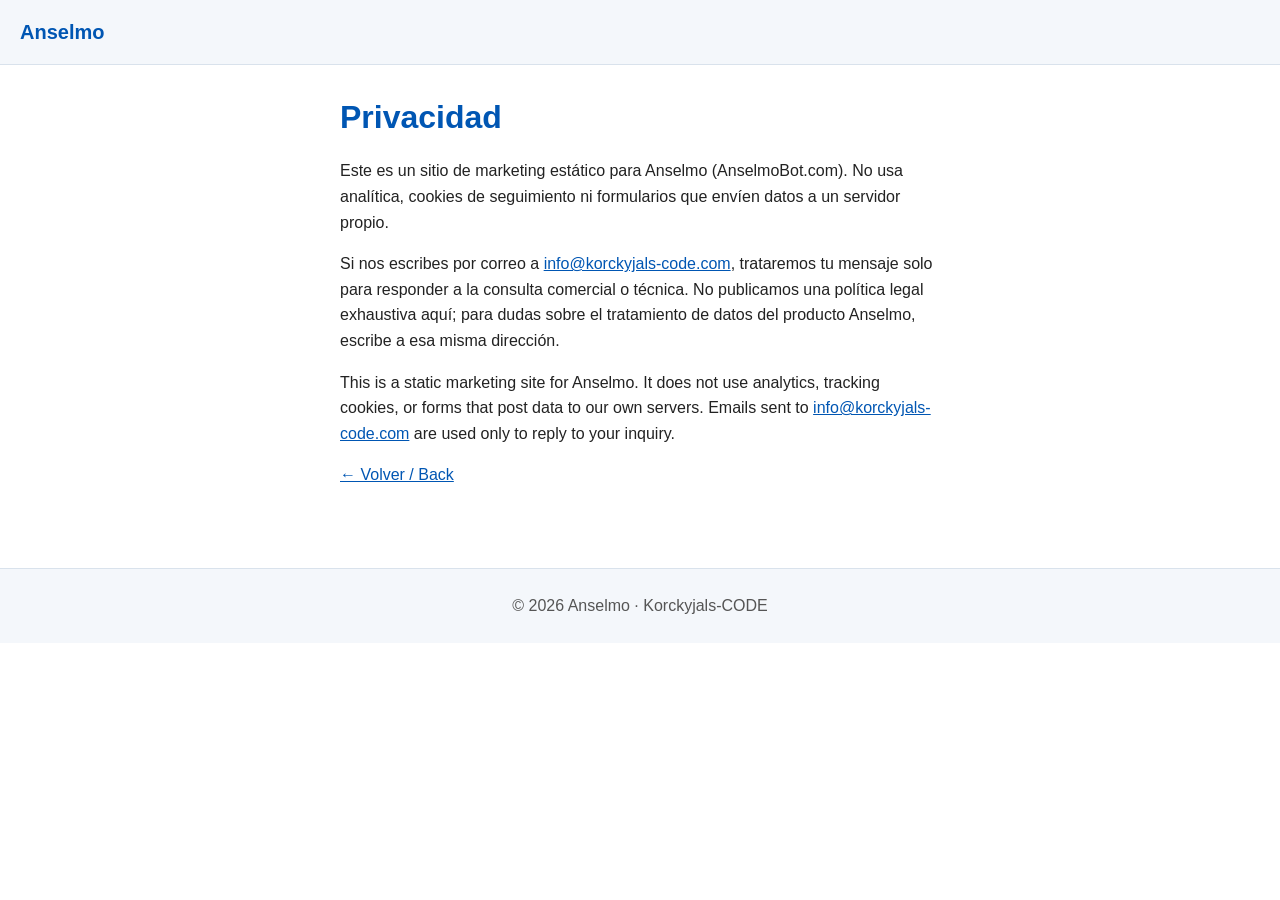
<file: privacy.html>
<!DOCTYPE html>
<html lang="es">
  <head>
    <meta charset="UTF-8" />
    <meta name="viewport" content="width=device-width, initial-scale=1.0" />
    <title>Privacidad · Anselmo</title>
    <meta
      name="description"
      content="Nota breve de privacidad del sitio de marketing de AnselmoBot.com."
    />
    <link rel="canonical" href="https://anselmobot.com/privacy.html" />
    <meta property="og:type" content="website" />
    <meta property="og:url" content="https://anselmobot.com/privacy.html" />
    <meta property="og:title" content="Privacidad · Anselmo" />
    <meta
      property="og:description"
      content="Nota breve de privacidad del sitio de marketing de AnselmoBot.com."
    />
    <meta property="og:locale" content="es_ES" />
    <link rel="icon" href="/favicon.svg" type="image/svg+xml" />
    <link rel="stylesheet" href="/styles.css" />
  </head>
  <body>
    <header class="page-header">
      <a class="brand-link" href="/">Anselmo</a>
    </header>

    <main class="legal-page">
      <h1>Privacidad</h1>
      <p>
        Este es un sitio de marketing estático para Anselmo (AnselmoBot.com). No
        usa analítica, cookies de seguimiento ni formularios que envíen datos a
        un servidor propio.
      </p>
      <p>
        Si nos escribes por correo a
        <a href="mailto:info@korckyjals-code.com">info@korckyjals-code.com</a>,
        trataremos tu mensaje solo para responder a la consulta comercial o
        técnica. No publicamos una política legal exhaustiva aquí; para dudas
        sobre el tratamiento de datos del producto Anselmo, escribe a esa misma
        dirección.
      </p>
      <p lang="en">
        This is a static marketing site for Anselmo. It does not use analytics,
        tracking cookies, or forms that post data to our own servers. Emails
        sent to
        <a href="mailto:info@korckyjals-code.com">info@korckyjals-code.com</a>
        are used only to reply to your inquiry.
      </p>
      <p><a href="/">← Volver / Back</a></p>
    </main>

    <footer>
      <p>© 2026 Anselmo · Korckyjals-CODE</p>
    </footer>
  </body>
</html>
</file>
<file: styles.css>
:root {
  --color-text: #222;
  --color-muted: #555;
  --color-bg: #ffffff;
  --color-surface: #f4f7fb;
  --color-primary: #0056b3;
  --color-primary-dark: #003d80;
  --color-accent: #28a745;
  --color-accent-dark: #218838;
  --color-border: #d9e2ec;
  --max-width: 880px;
  --font: "Segoe UI", "Helvetica Neue", Helvetica, Arial, sans-serif;
}

*,
*::before,
*::after {
  box-sizing: border-box;
}

body {
  font-family: var(--font);
  margin: 0;
  padding: 0;
  line-height: 1.6;
  color: var(--color-text);
  background: var(--color-bg);
}

img {
  max-width: 100%;
  height: auto;
}

h1,
h2,
h3 {
  color: var(--color-primary);
  line-height: 1.25;
}

a {
  color: var(--color-primary);
}

a:hover {
  color: var(--color-primary-dark);
}

:focus-visible {
  outline: 3px solid var(--color-accent);
  outline-offset: 2px;
}

.skip-link {
  position: absolute;
  left: -9999px;
  top: 0;
  background: var(--color-primary);
  color: #fff;
  padding: 0.75rem 1rem;
  z-index: 100;
}

.skip-link:focus {
  left: 0.75rem;
  top: 0.75rem;
}

/* Language toggle */
.language-toggle {
  display: flex;
  justify-content: flex-end;
  gap: 0.5rem;
  padding: 0.75rem 1rem;
  background-color: var(--color-surface);
  border-bottom: 1px solid var(--color-border);
}

.language-toggle button {
  padding: 0.4rem 0.85rem;
  border: 1px solid var(--color-primary);
  cursor: pointer;
  background-color: transparent;
  color: var(--color-primary);
  border-radius: 4px;
  font: inherit;
  font-size: 0.95rem;
}

.language-toggle button.is-active,
.language-toggle button[aria-pressed="true"] {
  background-color: var(--color-primary);
  color: #fff;
}

.language-toggle button:hover {
  background-color: var(--color-primary-dark);
  border-color: var(--color-primary-dark);
  color: #fff;
}

/* Hero */
.hero {
  text-align: center;
  background-image: linear-gradient(rgba(0, 0, 0, 0.55), rgba(0, 0, 0, 0.55)),
    url("hero.jpeg");
  background-size: cover;
  background-position: center;
  color: #fff;
  padding: clamp(3rem, 8vw, 5.5rem) 1.25rem;
}

.hero-inner {
  max-width: 40rem;
  margin: 0 auto;
}

.hero h1 {
  color: #fff;
  font-size: clamp(2.25rem, 6vw, 3.25rem);
  margin: 0 0 0.75rem;
  text-shadow: 0 2px 8px rgba(0, 0, 0, 0.65);
}

.hero p {
  font-size: clamp(1.05rem, 2.5vw, 1.25rem);
  margin: 0 0 1.5rem;
  text-shadow: 0 1px 4px rgba(0, 0, 0, 0.7);
}

.cta-button {
  display: inline-block;
  text-decoration: none;
  background-color: var(--color-accent);
  color: #fff;
  padding: 0.75rem 1.35rem;
  border-radius: 4px;
  font-size: 1rem;
  font-weight: 600;
}

.cta-button:hover {
  background-color: var(--color-accent-dark);
  color: #fff;
}

/* Sections */
section {
  padding: 1.5rem 1.25rem;
  margin: 0 auto;
  max-width: var(--max-width);
}

section h2 {
  margin-top: 0.5rem;
}

.diagram {
  margin: 1.25rem 0 0;
  padding: 1rem;
  background: #000;
  border-radius: 8px;
  overflow: hidden;
}

.diagram img {
  display: block;
  width: 100%;
  max-width: 720px;
  margin: 0 auto;
}

/* Features */
.feature-grid {
  list-style: none;
  margin: 0;
  padding: 0;
  display: grid;
  gap: 1.25rem;
}

.feature-item {
  margin: 0;
  padding: 0;
}

.feature-item img {
  display: block;
  width: 100%;
  max-width: 420px;
  margin: 0 auto 0.75rem;
  background: #000;
  border-radius: 8px;
}

.feature-item h3 {
  margin: 0 0 0.35rem;
  font-size: 1.15rem;
}

.feature-item p {
  margin: 0;
  color: var(--color-muted);
}

.feature-item--text {
  padding: 0.85rem 0;
  border-top: 1px solid var(--color-border);
}

/* Example quote */
#example blockquote {
  margin: 0;
  padding: 1rem 1.15rem;
  border-left: 4px solid var(--color-primary);
  background: var(--color-surface);
}

#example blockquote p {
  margin: 0 0 0.75rem;
  font-size: 1.05rem;
}

#example cite {
  color: var(--color-muted);
  font-style: normal;
  font-size: 0.95rem;
}

/* FAQ */
details {
  margin-bottom: 0.65rem;
  border-bottom: 1px solid var(--color-border);
  padding-bottom: 0.65rem;
}

details summary {
  cursor: pointer;
  font-weight: 600;
  color: var(--color-primary);
}

details p {
  margin: 0.65rem 0 0;
  color: var(--color-muted);
}

/* Contact */
#contact a {
  font-weight: 600;
  word-break: break-word;
}

/* Footer / secondary pages */
footer {
  text-align: center;
  padding: 1.25rem 1rem;
  background-color: var(--color-surface);
  color: var(--color-muted);
  border-top: 1px solid var(--color-border);
  margin-top: 1rem;
}

footer p {
  margin: 0.25rem 0;
}

.page-header {
  padding: 1rem 1.25rem;
  background: var(--color-surface);
  border-bottom: 1px solid var(--color-border);
}

.brand-link {
  font-weight: 700;
  font-size: 1.25rem;
  text-decoration: none;
  color: var(--color-primary);
}

.legal-page {
  max-width: 40rem;
  margin: 0 auto;
  padding: 2rem 1.25rem 3rem;
}

.legal-page h1 {
  margin-top: 0;
}

.error-page {
  min-height: 100vh;
  display: flex;
  align-items: center;
  justify-content: center;
  padding: 1.5rem;
  background:
    radial-gradient(circle at top left, rgba(0, 86, 179, 0.12), transparent 45%),
    radial-gradient(circle at bottom right, rgba(40, 167, 69, 0.1), transparent 40%),
    var(--color-surface);
}

.error-panel {
  max-width: 28rem;
  text-align: center;
}

.error-brand {
  color: var(--color-primary);
  font-weight: 700;
  font-size: 1.35rem;
  margin: 0 0 0.5rem;
}

.error-panel h1 {
  margin: 0 0 0.75rem;
}

.error-en {
  color: var(--color-muted);
  font-size: 0.95rem;
}

@media (min-width: 700px) {
  .feature-grid {
    grid-template-columns: 1fr 1fr;
    gap: 1.75rem 1.5rem;
  }

  .feature-item--text {
    border-top: none;
    padding: 1rem;
    background: var(--color-surface);
    border-radius: 8px;
  }
}

@media (max-width: 600px) {
  .language-toggle {
    justify-content: center;
  }

  section {
    padding: 1.25rem 1rem;
  }

  .diagram {
    padding: 0.65rem;
    border-radius: 6px;
  }
}

@media (prefers-reduced-motion: reduce) {
  * {
    scroll-behavior: auto !important;
  }
}
</file>
